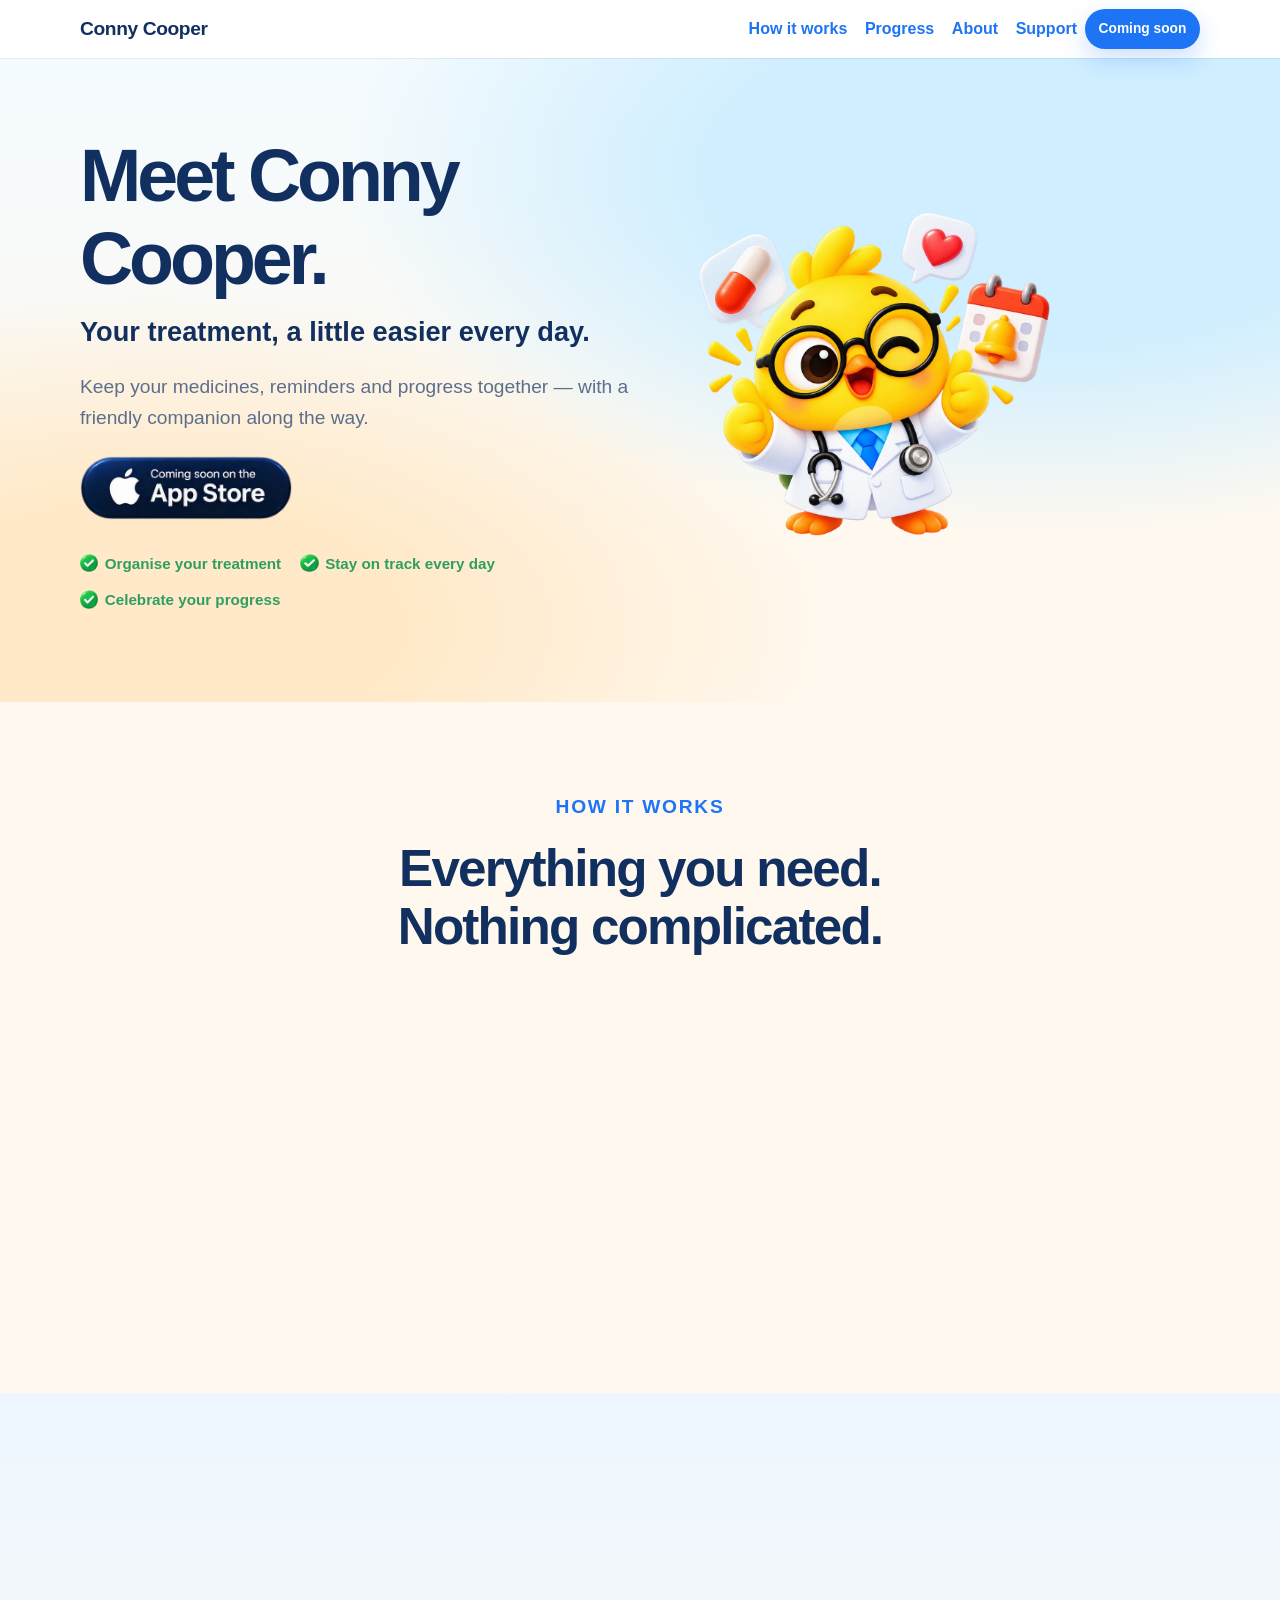
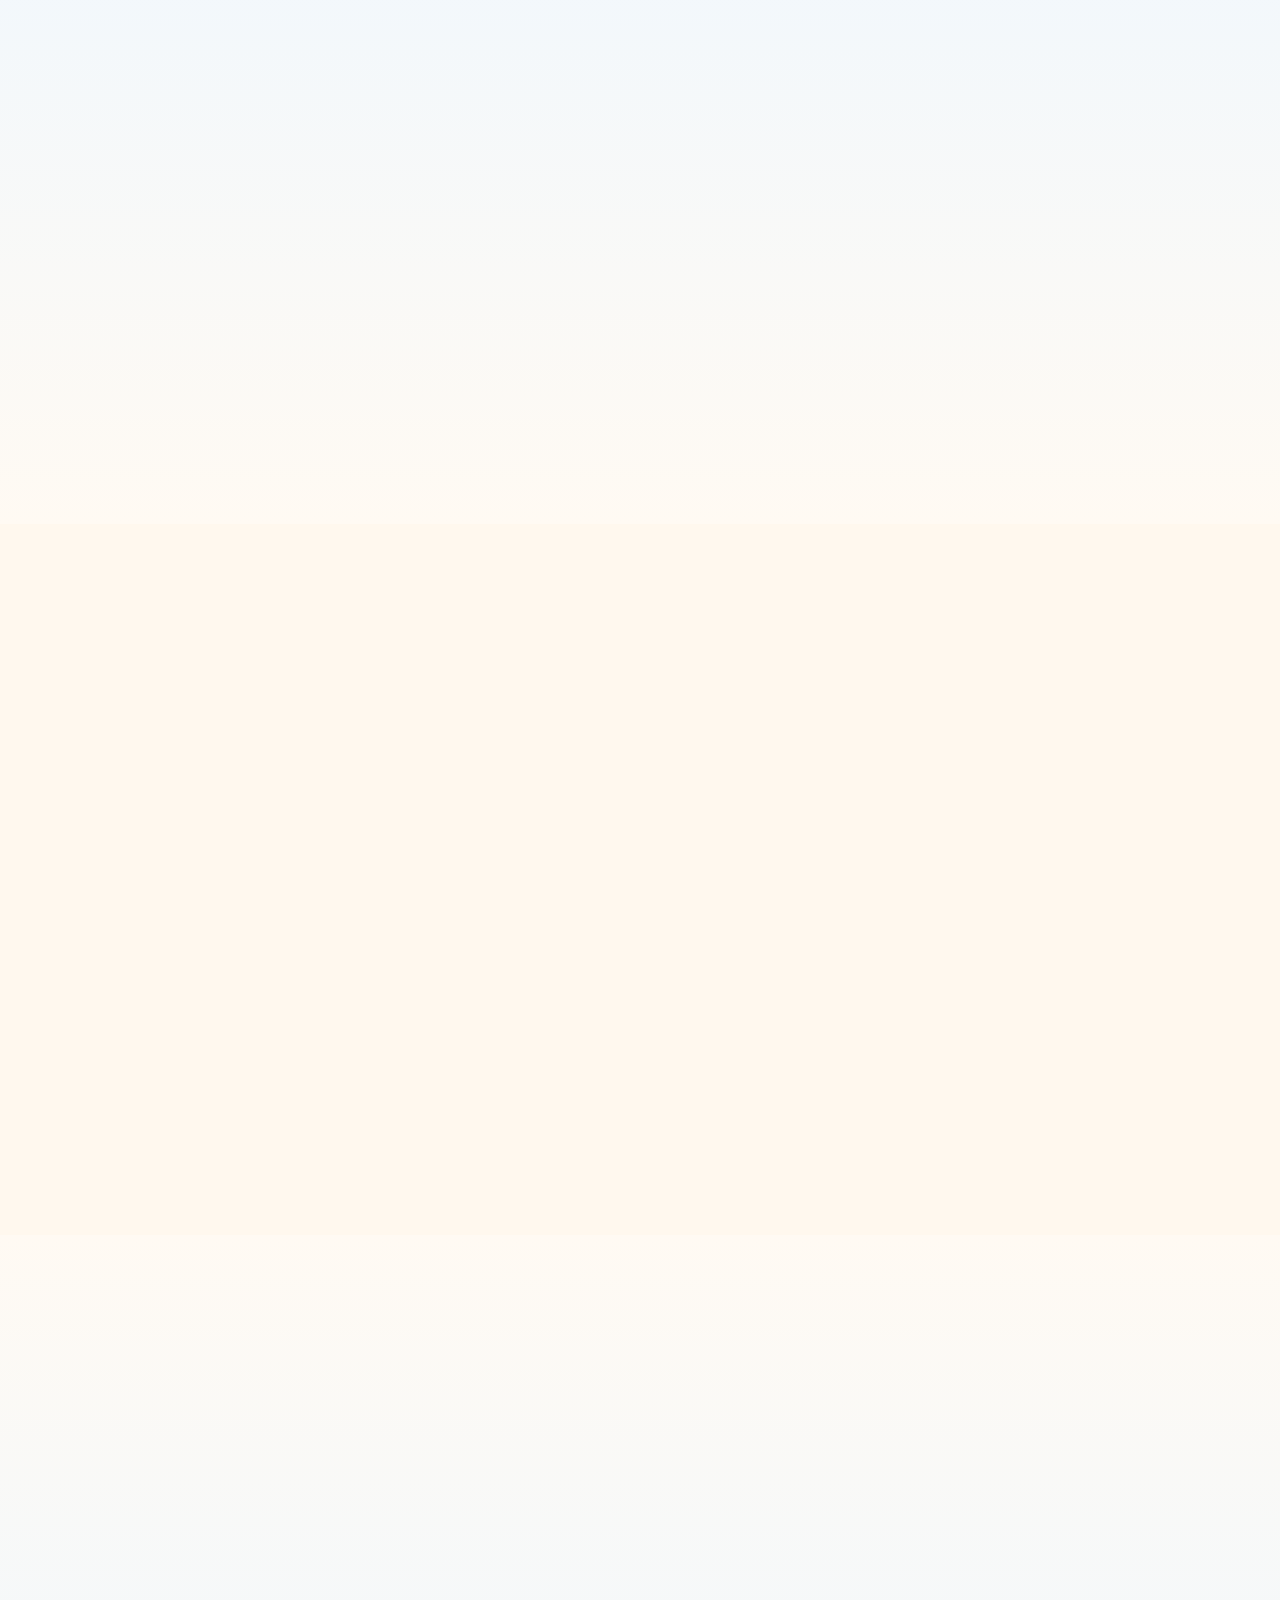
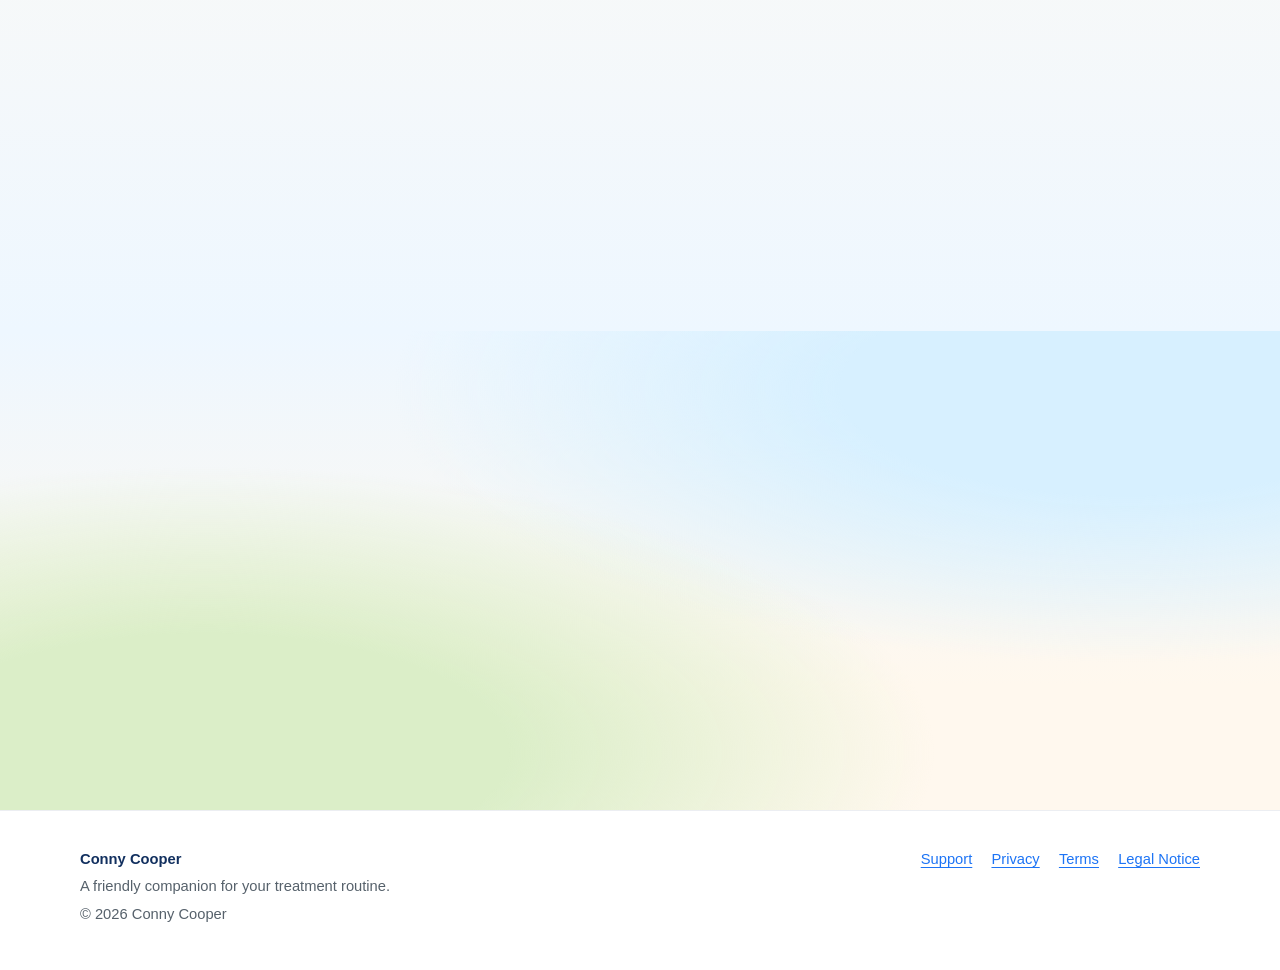
<file: index.html>
<!DOCTYPE html>
<html lang="en">
<head>
  <meta charset="UTF-8">
  <meta name="viewport" content="width=device-width, initial-scale=1.0">
  <title>Conny Cooper — A friendly treatment companion</title>
  <meta
    name="description"
    content="Conny Cooper is a friendly companion for organising medications, schedules, reminders and treatment information."
  >
  <link rel="canonical" href="https://connycooper.com/">
  <meta property="og:type" content="website">
  <meta property="og:site_name" content="Conny Cooper">
  <meta property="og:title" content="Conny Cooper — A friendly treatment companion">
  <meta
    property="og:description"
    content="A friendly companion for keeping your treatment organised."
  >
  <meta property="og:url" content="https://connycooper.com/">
  <meta property="og:image" content="https://connycooper.com/assets/branding/og-cover.png">
  <meta property="og:image:width" content="1200">
  <meta property="og:image:height" content="630">
  <meta
    property="og:image:alt"
    content="Dr. Cooper, a yellow chick in a white coat and glasses, beside the text Meet Conny Cooper."
  >
  <meta name="twitter:card" content="summary_large_image">
  <meta name="twitter:image" content="https://connycooper.com/assets/branding/og-cover.png">
  <link rel="icon" href="/favicon.ico" sizes="48x48">
  <link rel="icon" type="image/png" sizes="32x32" href="/assets/branding/favicon-32.png">
  <link rel="apple-touch-icon" href="/apple-touch-icon.png">
  <link rel="stylesheet" href="/assets/css/styles.css">
  <link rel="stylesheet" href="/assets/css/product.css">
  <link rel="stylesheet" href="/assets/css/home.css">
  <script>document.documentElement.classList.add("js");</script>
  <script src="/assets/js/motion.js" defer></script>
</head>

<body class="home product">
  <a class="skip-link" href="#main-content">Skip to main content</a>

  <header class="product-header">
    <div class="container product-header__bar">
      <a class="brand" href="/" aria-current="page">Conny Cooper</a>

      <nav class="product-nav product-nav--desktop" aria-label="Primary navigation">
        <ul class="product-nav__links">
          <li><a href="#how-it-works">How it works</a></li>
          <li><a href="#progress">Progress</a></li>
          <li><a href="#about">About</a></li>
          <li><a href="/support/">Support</a></li>
        </ul>
      </nav>

      <details class="product-menu">
        <summary aria-label="Open menu">Menu</summary>
        <nav aria-label="Primary navigation">
          <ul class="product-nav__links">
            <li><a href="#how-it-works">How it works</a></li>
            <li><a href="#progress">Progress</a></li>
            <li><a href="#about">About</a></li>
            <li><a href="/support/">Support</a></li>
          </ul>
        </nav>
      </details>

      <span class="cta cta--header" aria-label="Coming soon to the App Store">Coming soon</span>
    </div>
  </header>

  <main id="main-content" tabindex="-1">
    <section class="home-hero" id="about" aria-labelledby="hero-title">
      <div class="container home-hero__grid">
        <div class="home-hero__copy">
          <h1 id="hero-title" data-reveal>Meet Conny Cooper.</h1>
          <p class="home-hero__sub" data-reveal data-reveal-delay="120">Your treatment, a little easier every day.</p>
          <p class="home-hero__lead" data-reveal data-reveal-delay="220">
            Keep your medicines, reminders and progress together —
            with a friendly companion along the way.
          </p>
          <p class="store-badge" role="status" data-reveal data-reveal-delay="320">
            <picture>
              <source type="image/webp" srcset="/assets/ui/coming-soon-app-store.webp">
              <img
                src="/assets/ui/coming-soon-app-store.png"
                width="480"
                height="146"
                alt="Coming soon on the App Store"
              >
            </picture>
          </p>
          <ul class="home-hero__points" data-reveal data-reveal-delay="420">
            <li>
              <img src="/assets/icons/icon-check.webp" width="183" height="184" alt="" aria-hidden="true">
              Organise your treatment
            </li>
            <li>
              <img src="/assets/icons/icon-check.webp" width="183" height="184" alt="" aria-hidden="true">
              Stay on track every day
            </li>
            <li>
              <img src="/assets/icons/icon-check.webp" width="183" height="184" alt="" aria-hidden="true">
              Celebrate your progress
            </li>
          </ul>
        </div>

        <div class="home-hero__art" data-reveal="image" data-reveal-delay="160">
          <picture>
            <source type="image/webp" srcset="/assets/character/cooper_hero_wave.webp">
            <img
              src="/assets/character/cooper_hero_wave.png"
              width="960"
              height="884"
              alt="Dr. Cooper, a yellow chick in a white coat, glasses and stethoscope, waving beside reminder icons."
              fetchpriority="high"
            >
          </picture>
        </div>
      </div>
    </section>

    <section class="home-section home-how" id="how-it-works" aria-labelledby="how-title">
      <span id="how-it-helps" tabindex="-1"></span>
      <div class="container">
        <header class="home-section__intro home-section__intro--center" data-reveal>
          <p class="eyebrow">How it works</p>
          <h2 id="how-title">Everything you need. Nothing complicated.</h2>
        </header>

        <ol class="home-steps">
          <li class="home-step" data-reveal data-reveal-delay="0">
            <div class="home-step__art">
              <picture>
                <source type="image/webp" srcset="/assets/character/cooper_step_add.webp">
                <img
                  src="/assets/character/cooper_step_add.png"
                  width="443"
                  height="334"
                  alt=""
                  aria-hidden="true"
                >
              </picture>
            </div>
            <p class="home-step__number">1</p>
            <h3>Add your treatment</h3>
            <p>Take a photo, import a prescription or add your medicine manually.</p>
          </li>
          <li class="home-step" data-reveal data-reveal-delay="140">
            <div class="home-step__art">
              <picture>
                <source type="image/webp" srcset="/assets/character/cooper_step_track.webp">
                <img
                  src="/assets/character/cooper_step_track.png"
                  width="442"
                  height="334"
                  alt=""
                  aria-hidden="true"
                >
              </picture>
            </div>
            <p class="home-step__number">2</p>
            <h3>Stay on track</h3>
            <p>See what you need to take and receive reminders when you need them.</p>
          </li>
          <li class="home-step" data-reveal data-reveal-delay="280">
            <div class="home-step__art">
              <picture>
                <source type="image/webp" srcset="/assets/character/cooper_step_grow.webp">
                <img
                  src="/assets/character/cooper_step_grow.png"
                  width="466"
                  height="348"
                  alt=""
                  aria-hidden="true"
                >
              </picture>
            </div>
            <p class="home-step__number">3</p>
            <h3>Watch your progress grow</h3>
            <p>Follow your routine, build consistency and celebrate meaningful milestones.</p>
          </li>
        </ol>
      </div>
    </section>

    <section class="home-section home-app" aria-labelledby="app-title">
      <div class="container home-app__grid">
        <header class="home-section__intro" data-reveal="left">
          <p class="eyebrow">Your treatment</p>
          <h2 id="app-title">Your treatment. Your progress.</h2>
          <p>
            See today’s doses, your next reminder and how your routine is growing —
            in the real Conny Cooper app.
          </p>
        </header>

        <div class="phone-stage">
          <figure class="phone-frame phone-frame--primary" data-reveal="right">
            <picture>
              <source type="image/webp" srcset="/assets/screenshots/conny-cooper-home.webp">
              <img
                src="/assets/screenshots/conny-cooper-home.png"
                width="473"
                height="1024"
                alt="Conny Cooper Home screen with today’s treatment progress, next scheduled dose and Dr. Cooper."
              >
            </picture>
            <figcaption>Home</figcaption>
          </figure>
          <figure class="phone-frame phone-frame--secondary" data-reveal="right" data-reveal-delay="180">
            <picture>
              <source type="image/webp" srcset="/assets/screenshots/conny-cooper-progress.webp">
              <img
                src="/assets/screenshots/conny-cooper-progress.png"
                width="473"
                height="1024"
                alt="Conny Cooper Progress screen with XP, weekly activity, badges and a journey timeline."
              >
            </picture>
            <figcaption>Progress</figcaption>
          </figure>
        </div>
      </div>
    </section>

    <section class="home-section home-progress" id="progress" aria-labelledby="progress-title">
      <div class="container">
        <header class="home-section__intro home-section__intro--center" data-reveal>
          <p class="eyebrow">Progress &amp; achievements</p>
          <h2 id="progress-title">Small steps deserve to be celebrated.</h2>
          <p>
            From your first dose to treatment completion, Conny Cooper
            celebrates your progress with badges and milestones.
          </p>
        </header>

        <ul class="badge-grid">
          <li data-reveal data-reveal-delay="0">
            <figure>
              <picture>
                <source type="image/webp" srcset="/assets/badges/achievement_first_dose.webp">
                <img
                  src="/assets/badges/achievement_first_dose.png"
                  width="414"
                  height="523"
                  alt="First Step badge: Dr. Cooper celebrating a first medicine."
                  loading="lazy"
                  decoding="async"
                >
              </picture>
              <figcaption>First Step</figcaption>
            </figure>
          </li>
          <li data-reveal data-reveal-delay="140">
            <figure>
              <picture>
                <source type="image/webp" srcset="/assets/badges/achievement_first_day.webp">
                <img
                  src="/assets/badges/achievement_first_day.png"
                  width="381"
                  height="434"
                  alt="Day One Done badge: Dr. Cooper completing the first day."
                  loading="lazy"
                  decoding="async"
                >
              </picture>
              <figcaption>Day One Done</figcaption>
            </figure>
          </li>
          <li data-reveal data-reveal-delay="260">
            <figure>
              <picture>
                <source type="image/webp" srcset="/assets/badges/achievement_streak_14.webp">
                <img
                  src="/assets/badges/achievement_streak_14.png"
                  width="800"
                  height="800"
                  alt="14 Days badge: Dr. Cooper celebrating a two-week streak."
                  loading="lazy"
                  decoding="async"
                >
              </picture>
              <figcaption>14 Days</figcaption>
            </figure>
          </li>
          <li data-reveal data-reveal-delay="380">
            <figure>
              <picture>
                <source type="image/webp" srcset="/assets/badges/achievement_first_treatment_complete.webp">
                <img
                  src="/assets/badges/achievement_first_treatment_complete.png"
                  width="394"
                  height="527"
                  alt="Treatment Complete badge: Dr. Cooper celebrating a completed treatment."
                  loading="lazy"
                  decoding="async"
                >
              </picture>
              <figcaption>Treatment Complete</figcaption>
            </figure>
          </li>
        </ul>
      </div>
    </section>

    <section class="home-section home-trust" aria-labelledby="trust-title">
      <div class="container">
        <header class="home-section__intro home-section__intro--center" data-reveal>
          <p class="eyebrow">Trust &amp; safety</p>
          <h2 id="trust-title">
            Designed to support your routine — not replace your doctor.
          </h2>
        </header>

        <ul class="trust-grid">
          <li data-reveal data-reveal-delay="0">
            <img src="/assets/icons/icon-shield.webp" width="156" height="155" alt="" aria-hidden="true">
            <h3>Helps you organise your treatment</h3>
            <p>
              Keep your medicines, reminders and progress in one place.
            </p>
          </li>
          <li data-reveal data-reveal-delay="140">
            <img src="/assets/icons/icon-lock.webp" width="156" height="155" alt="" aria-hidden="true">
            <h3>Private by design</h3>
            <p>
              The current release does not include advertising, cross-app
              tracking or analytics SDKs. See the
              <a href="/privacy/">Privacy Policy</a> for how information is handled.
            </p>
          </li>
          <li data-reveal data-reveal-delay="280">
            <img src="/assets/icons/icon-heart.webp" width="156" height="157" alt="" aria-hidden="true">
            <h3>Not medical advice</h3>
            <p>
              Conny Cooper does not replace your doctor, pharmacist or
              professional medical advice.
            </p>
          </li>
        </ul>
      </div>
    </section>

    <section class="home-section home-final" aria-labelledby="final-title">
      <div class="container home-final__grid">
        <div class="home-final__art" data-reveal="image">
          <picture>
            <source type="image/webp" srcset="/assets/character/cooper_explorer.webp">
            <img
              src="/assets/character/cooper_explorer.png"
              width="931"
              height="883"
              alt="Dr. Cooper waving while walking with a backpack and a red flag."
              loading="lazy"
              decoding="async"
            >
          </picture>
        </div>
        <div class="home-final__copy" data-reveal="left" data-reveal-delay="140">
          <h2 id="final-title">Your next step starts here.</h2>
          <p>Make treatment feel a little easier.</p>
          <p class="store-badge" role="status">
            <picture>
              <source type="image/webp" srcset="/assets/ui/coming-soon-app-store.webp">
              <img
                src="/assets/ui/coming-soon-app-store.png"
                width="480"
                height="146"
                alt="Coming soon on the App Store"
              >
            </picture>
          </p>
        </div>
      </div>
    </section>
  </main>

  <footer class="site-footer product-footer">
    <div class="container footer-content">
      <div class="footer-meta">
        <div class="footer-brand">Conny Cooper</div>
        <p>A friendly companion for your treatment routine.</p>
        <p>© 2026 Conny Cooper</p>
      </div>
      <ul class="footer-links">
        <li><a href="/support/">Support</a></li>
        <li><a href="/privacy/">Privacy</a></li>
        <li><a href="/terms/">Terms</a></li>
        <li><a href="/legal/">Legal Notice</a></li>
      </ul>
    </div>
  </footer>
</body>
</html>
</file>
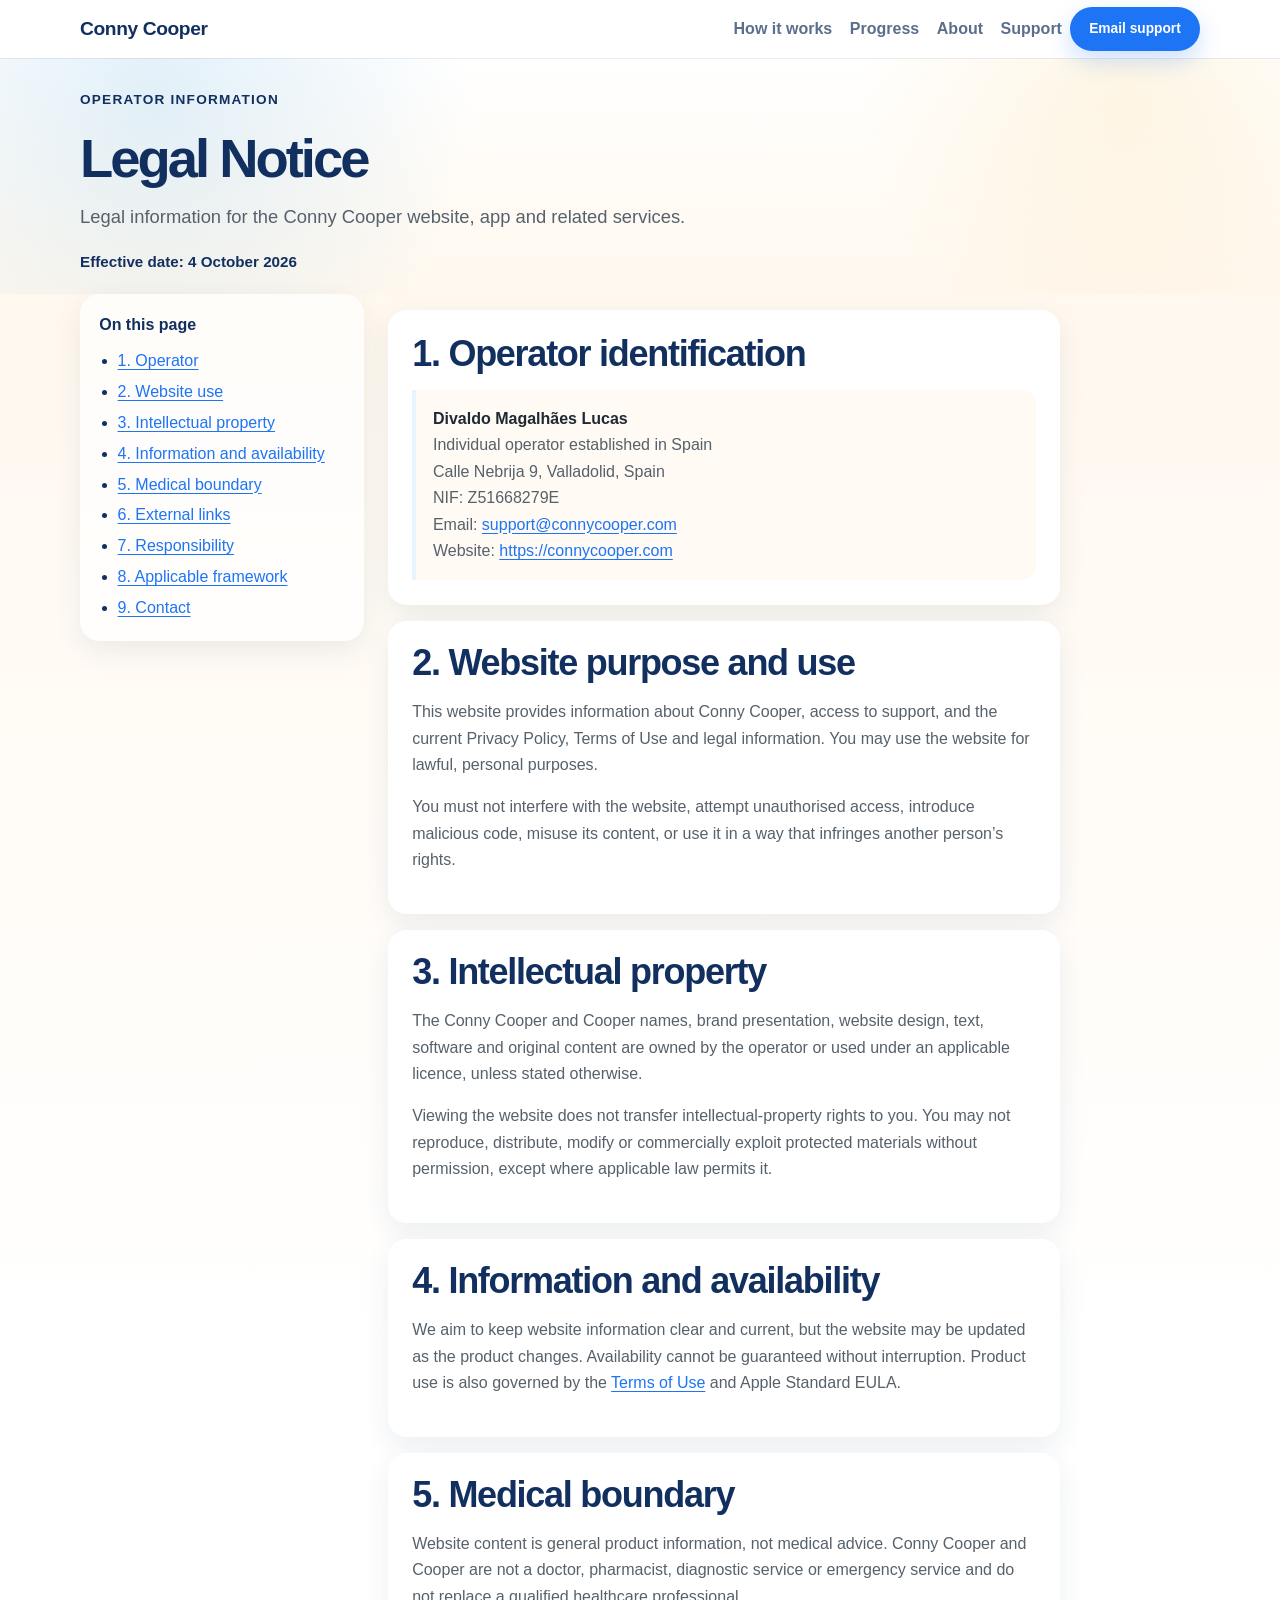
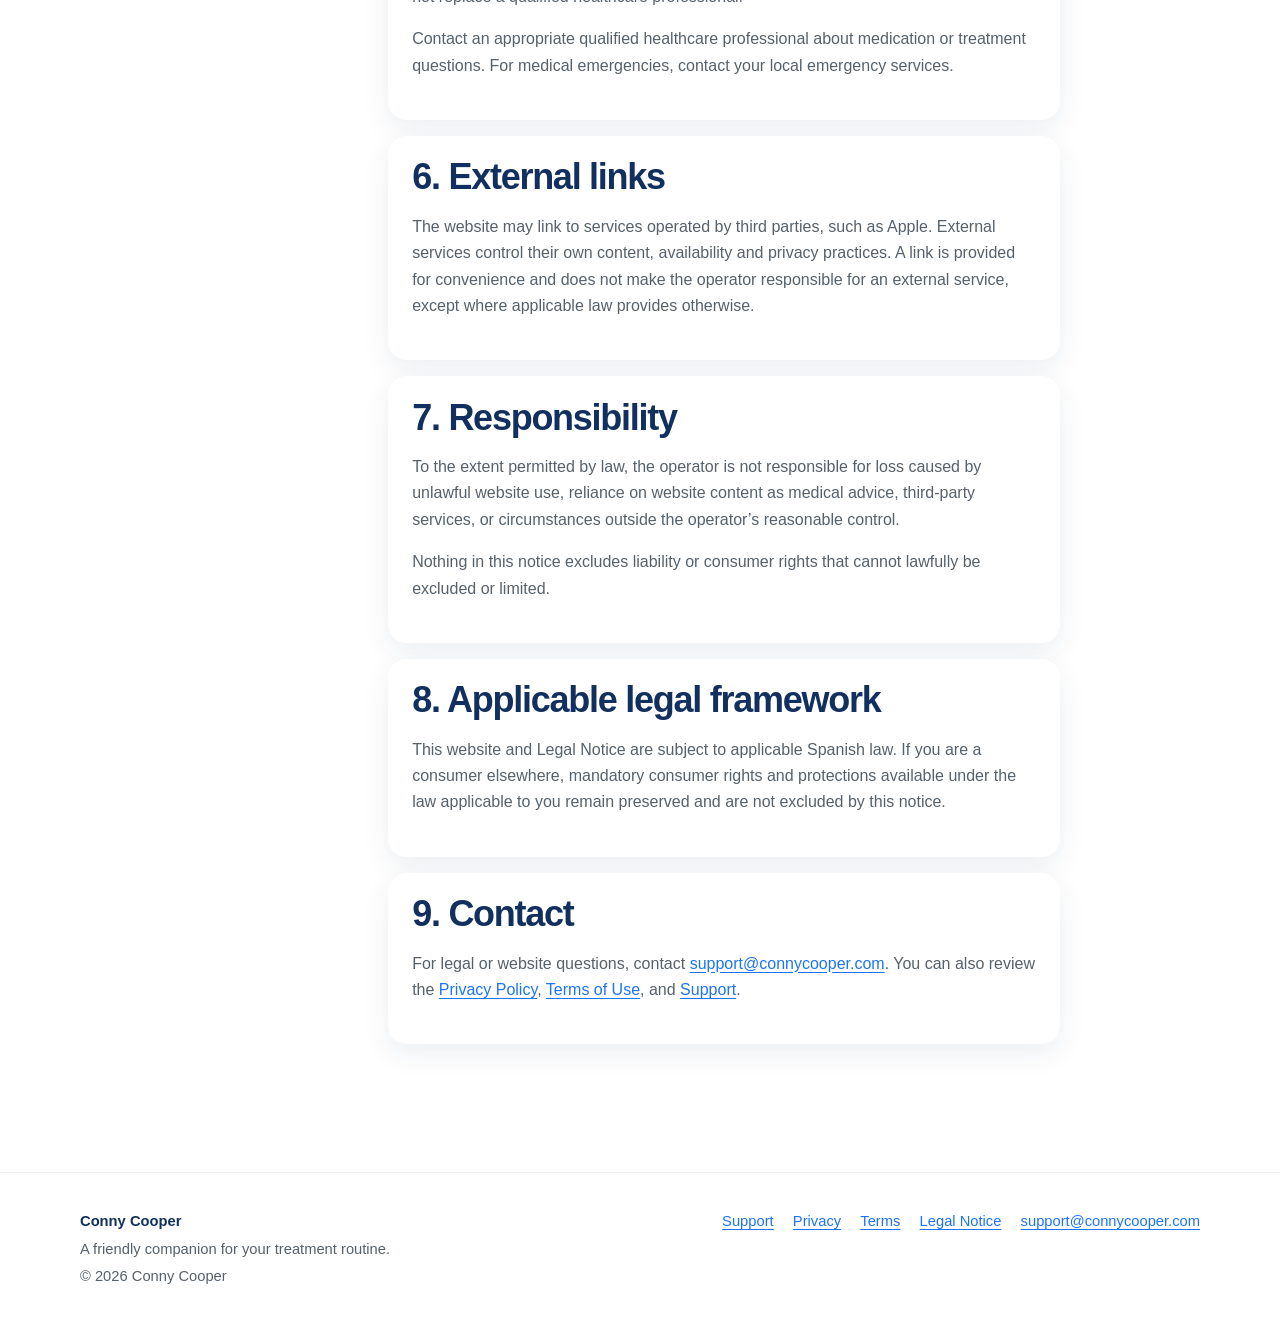
<file: legal/index.html>
<!DOCTYPE html>
<html lang="en">
<head>
  <meta charset="UTF-8">
  <meta name="viewport" content="width=device-width, initial-scale=1.0">
  <title>Legal Notice — Conny Cooper</title>
  <meta
    name="description"
    content="Legal and operator information for the Conny Cooper website and service."
  >
  <link rel="canonical" href="https://connycooper.com/legal/">
  <meta property="og:type" content="website">
  <meta property="og:site_name" content="Conny Cooper">
  <meta property="og:title" content="Legal Notice — Conny Cooper">
  <meta
    property="og:description"
    content="Legal and operator information for Conny Cooper."
  >
  <meta property="og:url" content="https://connycooper.com/legal/">
  <meta property="og:image" content="https://connycooper.com/assets/branding/og-cover.png">
  <meta property="og:image:width" content="1200">
  <meta property="og:image:height" content="630">
  <meta
    property="og:image:alt"
    content="Dr. Cooper, a yellow chick in a white coat and glasses, beside the text Meet Conny Cooper."
  >
  <meta name="twitter:card" content="summary_large_image">
  <meta name="twitter:image" content="https://connycooper.com/assets/branding/og-cover.png">
  <link rel="icon" href="/favicon.ico" sizes="48x48">
  <link rel="icon" type="image/png" sizes="32x32" href="/assets/branding/favicon-32.png">
  <link rel="apple-touch-icon" href="/apple-touch-icon.png">
  <link rel="stylesheet" href="/assets/css/styles.css">
  <link rel="stylesheet" href="/assets/css/product.css">
</head>

<body class="product">
  <a class="skip-link" href="#main-content">Skip to main content</a>

  <header class="product-header">
    <div class="container product-header__bar">
      <a class="brand" href="/">Conny Cooper</a>

      <nav class="product-nav product-nav--desktop" aria-label="Primary navigation">
        <ul class="product-nav__links">
          <li><a href="/#how-it-works">How it works</a></li>
          <li><a href="/#progress">Progress</a></li>
          <li><a href="/#about">About</a></li>
          <li><a href="/support/">Support</a></li>
        </ul>
      </nav>

      <details class="product-menu">
        <summary aria-label="Open menu">Menu</summary>
        <nav aria-label="Primary navigation">
          <ul class="product-nav__links">
            <li><a href="/#how-it-works">How it works</a></li>
            <li><a href="/#progress">Progress</a></li>
            <li><a href="/#about">About</a></li>
            <li><a href="/support/">Support</a></li>
          </ul>
        </nav>
      </details>

      <a class="cta cta--header" href="mailto:support@connycooper.com">Email support</a>
    </div>
  </header>

  <main id="main-content" tabindex="-1">
    <header class="page-hero">
      <div class="container page-hero-copy">
        <span class="eyebrow">Operator information</span>
        <h1>Legal Notice</h1>
        <p>
          Legal information for the Conny Cooper website, app and related
          services.
        </p>
        <p class="document-meta">Effective date: 4 October 2026</p>
      </div>
    </header>

    <div class="document">
      <div class="container document-layout">
        <nav class="document-nav" aria-label="Legal Notice sections">
          <strong>On this page</strong>
          <ul>
            <li><a href="#operator">1. Operator</a></li>
            <li><a href="#website">2. Website use</a></li>
            <li><a href="#ownership">3. Intellectual property</a></li>
            <li><a href="#information">4. Information and availability</a></li>
            <li><a href="#medical">5. Medical boundary</a></li>
            <li><a href="#links">6. External links</a></li>
            <li><a href="#liability">7. Responsibility</a></li>
            <li><a href="#law">8. Applicable framework</a></li>
            <li><a href="#contact">9. Contact</a></li>
          </ul>
        </nav>

        <article class="document-content">
          <section id="operator">
            <h2>1. Operator identification</h2>
            <address>
              <strong>Divaldo Magalhães Lucas</strong><br>
              Individual operator established in Spain<br>
              Calle Nebrija 9, Valladolid, Spain<br>
              NIF: Z51668279E<br>
              Email:
              <a href="mailto:support@connycooper.com">support@connycooper.com</a><br>
              Website:
              <a href="https://connycooper.com">https://connycooper.com</a>
            </address>
          </section>

          <section id="website">
            <h2>2. Website purpose and use</h2>
            <p>
              This website provides information about Conny Cooper, access to
              support, and the current Privacy Policy, Terms of Use and legal
              information. You may use the website for lawful, personal
              purposes.
            </p>
            <p>
              You must not interfere with the website, attempt unauthorised
              access, introduce malicious code, misuse its content, or use it
              in a way that infringes another person’s rights.
            </p>
          </section>

          <section id="ownership">
            <h2>3. Intellectual property</h2>
            <p>
              The Conny Cooper and Cooper names, brand presentation, website
              design, text, software and original content are owned by the
              operator or used under an applicable licence, unless stated
              otherwise.
            </p>
            <p>
              Viewing the website does not transfer intellectual-property
              rights to you. You may not reproduce, distribute, modify or
              commercially exploit protected materials without permission,
              except where applicable law permits it.
            </p>
          </section>

          <section id="information">
            <h2>4. Information and availability</h2>
            <p>
              We aim to keep website information clear and current, but the
              website may be updated as the product changes. Availability
              cannot be guaranteed without interruption. Product use is also
              governed by the <a href="/terms/">Terms of Use</a> and Apple
              Standard EULA.
            </p>
          </section>

          <section id="medical">
            <h2>5. Medical boundary</h2>
            <p>
              Website content is general product information, not medical
              advice. Conny Cooper and Cooper are not a doctor, pharmacist,
              diagnostic service or emergency service and do not replace a
              qualified healthcare professional.
            </p>
            <p>
              Contact an appropriate qualified healthcare professional about
              medication or treatment questions. For medical emergencies,
              contact your local emergency services.
            </p>
          </section>

          <section id="links">
            <h2>6. External links</h2>
            <p>
              The website may link to services operated by third parties, such
              as Apple. External services control their own content,
              availability and privacy practices. A link is provided for
              convenience and does not make the operator responsible for an
              external service, except where applicable law provides
              otherwise.
            </p>
          </section>

          <section id="liability">
            <h2>7. Responsibility</h2>
            <p>
              To the extent permitted by law, the operator is not responsible
              for loss caused by unlawful website use, reliance on website
              content as medical advice, third-party services, or circumstances
              outside the operator’s reasonable control.
            </p>
            <p>
              Nothing in this notice excludes liability or consumer rights
              that cannot lawfully be excluded or limited.
            </p>
          </section>

          <section id="law">
            <h2>8. Applicable legal framework</h2>
            <p>
              This website and Legal Notice are subject to applicable Spanish
              law. If you are a consumer elsewhere, mandatory consumer rights
              and protections available under the law applicable to you remain
              preserved and are not excluded by this notice.
            </p>
          </section>

          <section id="contact">
            <h2>9. Contact</h2>
            <p>
              For legal or website questions, contact
              <a href="mailto:support@connycooper.com">support@connycooper.com</a>.
              You can also review the <a href="/privacy/">Privacy Policy</a>,
              <a href="/terms/">Terms of Use</a>, and
              <a href="/support/">Support</a>.
            </p>
          </section>
        </article>
      </div>
    </div>
  </main>

  <footer class="site-footer product-footer">
    <div class="container footer-content">
      <div class="footer-meta">
        <div class="footer-brand">Conny Cooper</div>
        <p>A friendly companion for your treatment routine.</p>
        <p>© 2026 Conny Cooper</p>
      </div>
      <ul class="footer-links">
        <li><a href="/support/">Support</a></li>
        <li><a href="/privacy/">Privacy</a></li>
        <li><a href="/terms/">Terms</a></li>
        <li><a href="/legal/" aria-current="page">Legal Notice</a></li>
        <li><a href="mailto:support@connycooper.com">support@connycooper.com</a></li>
      </ul>
    </div>
  </footer>
</body>
</html>
</file>
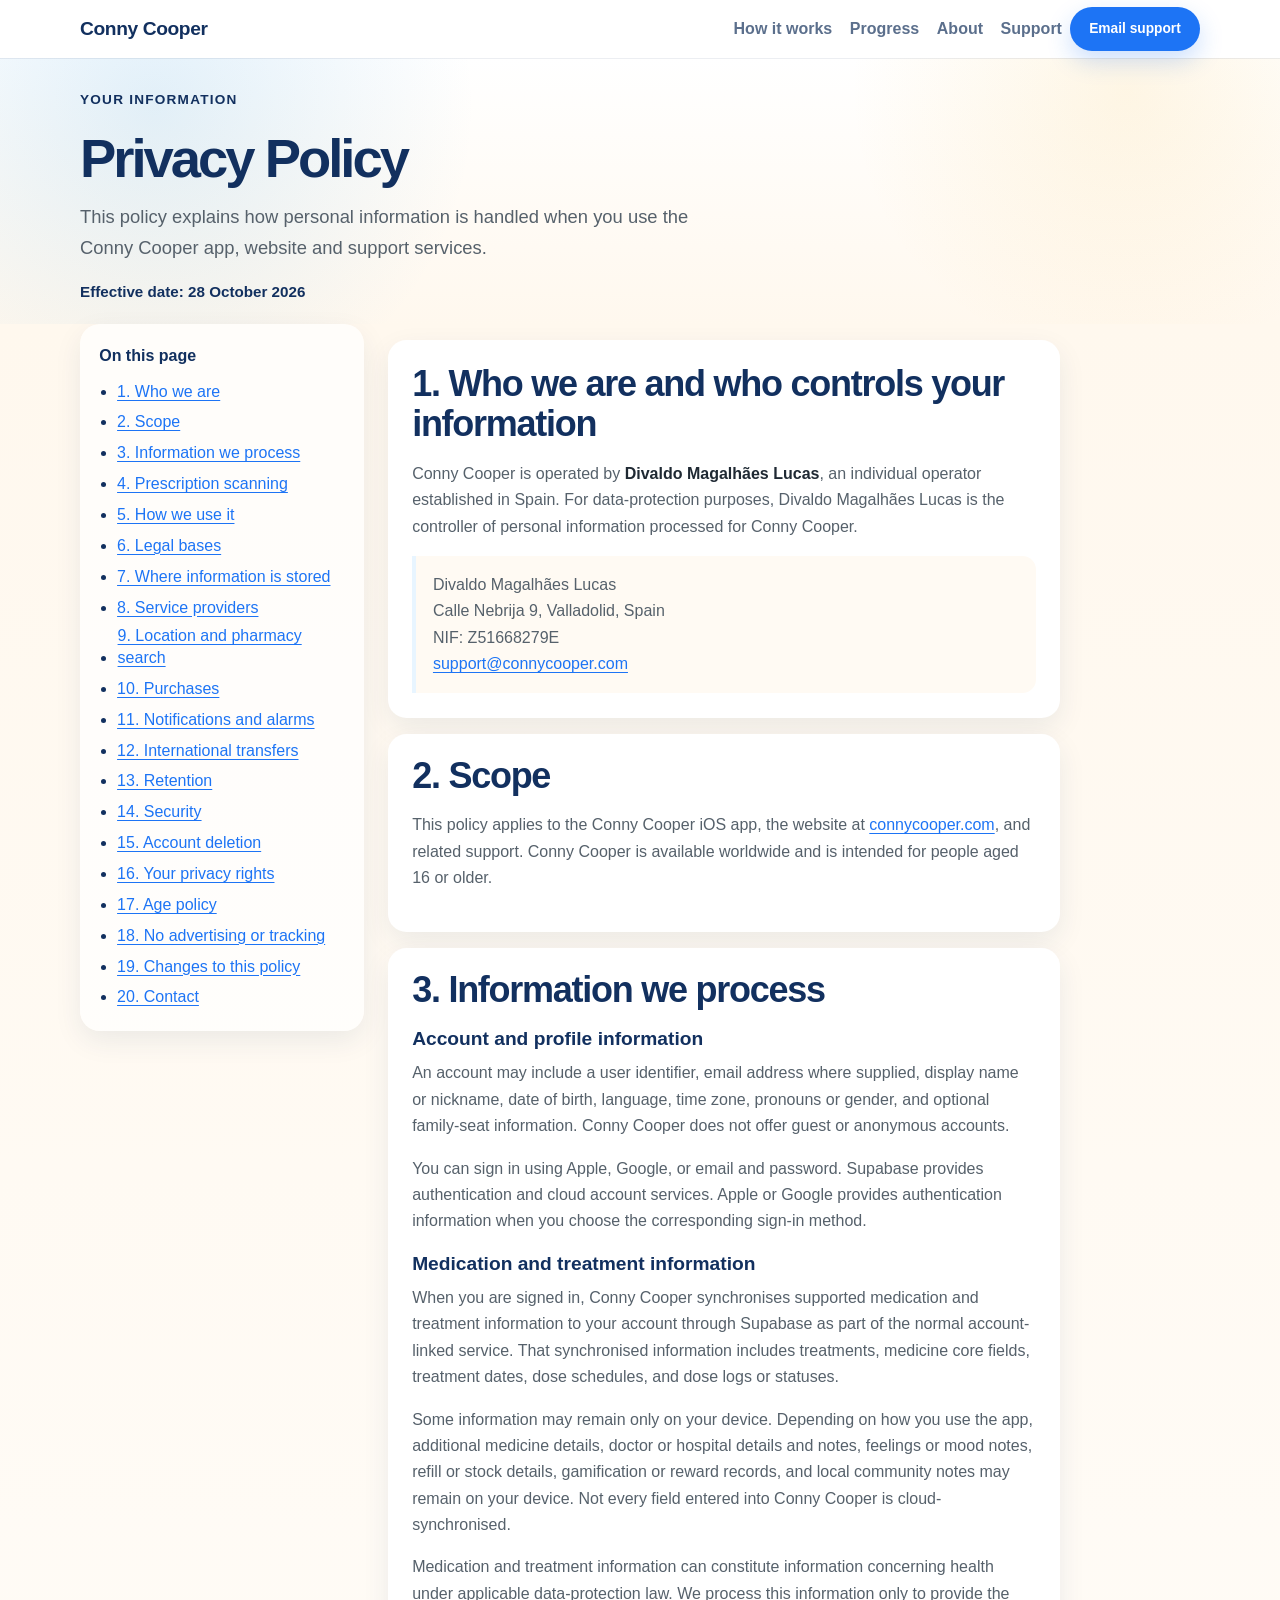
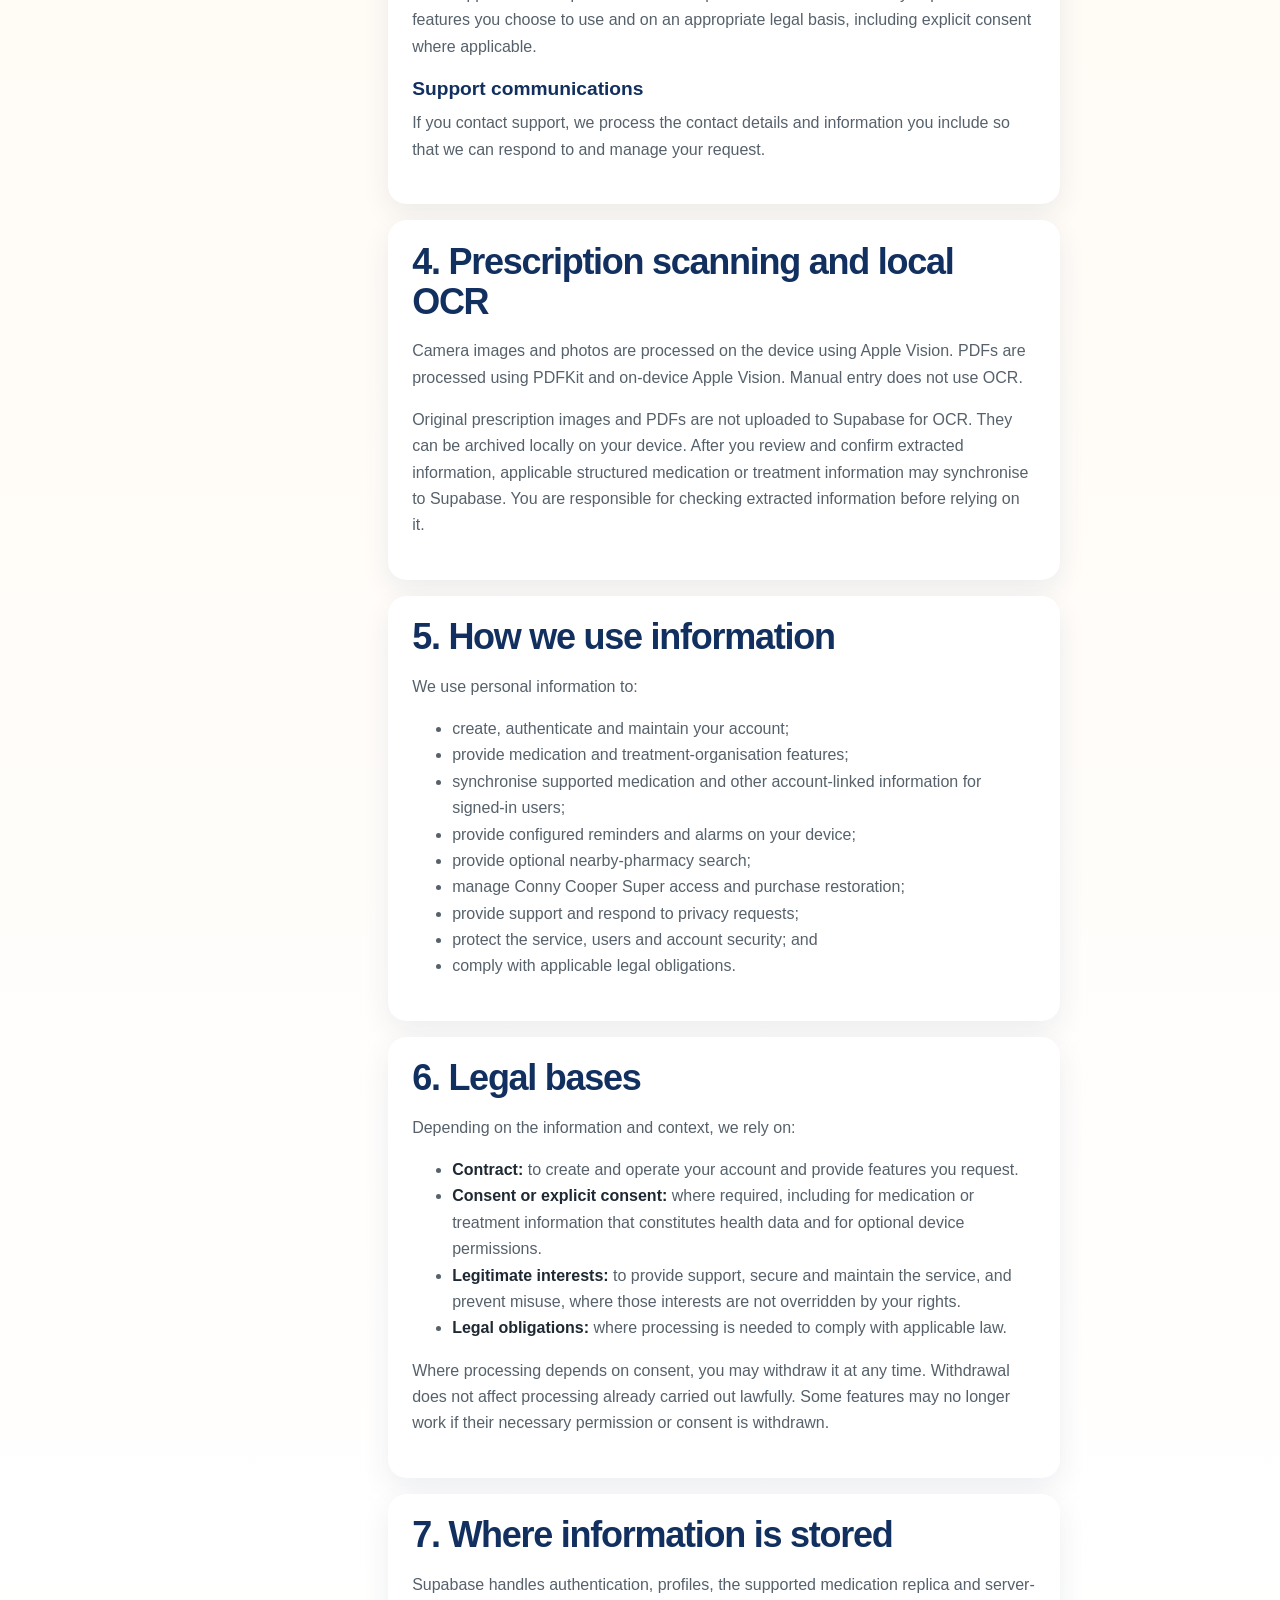
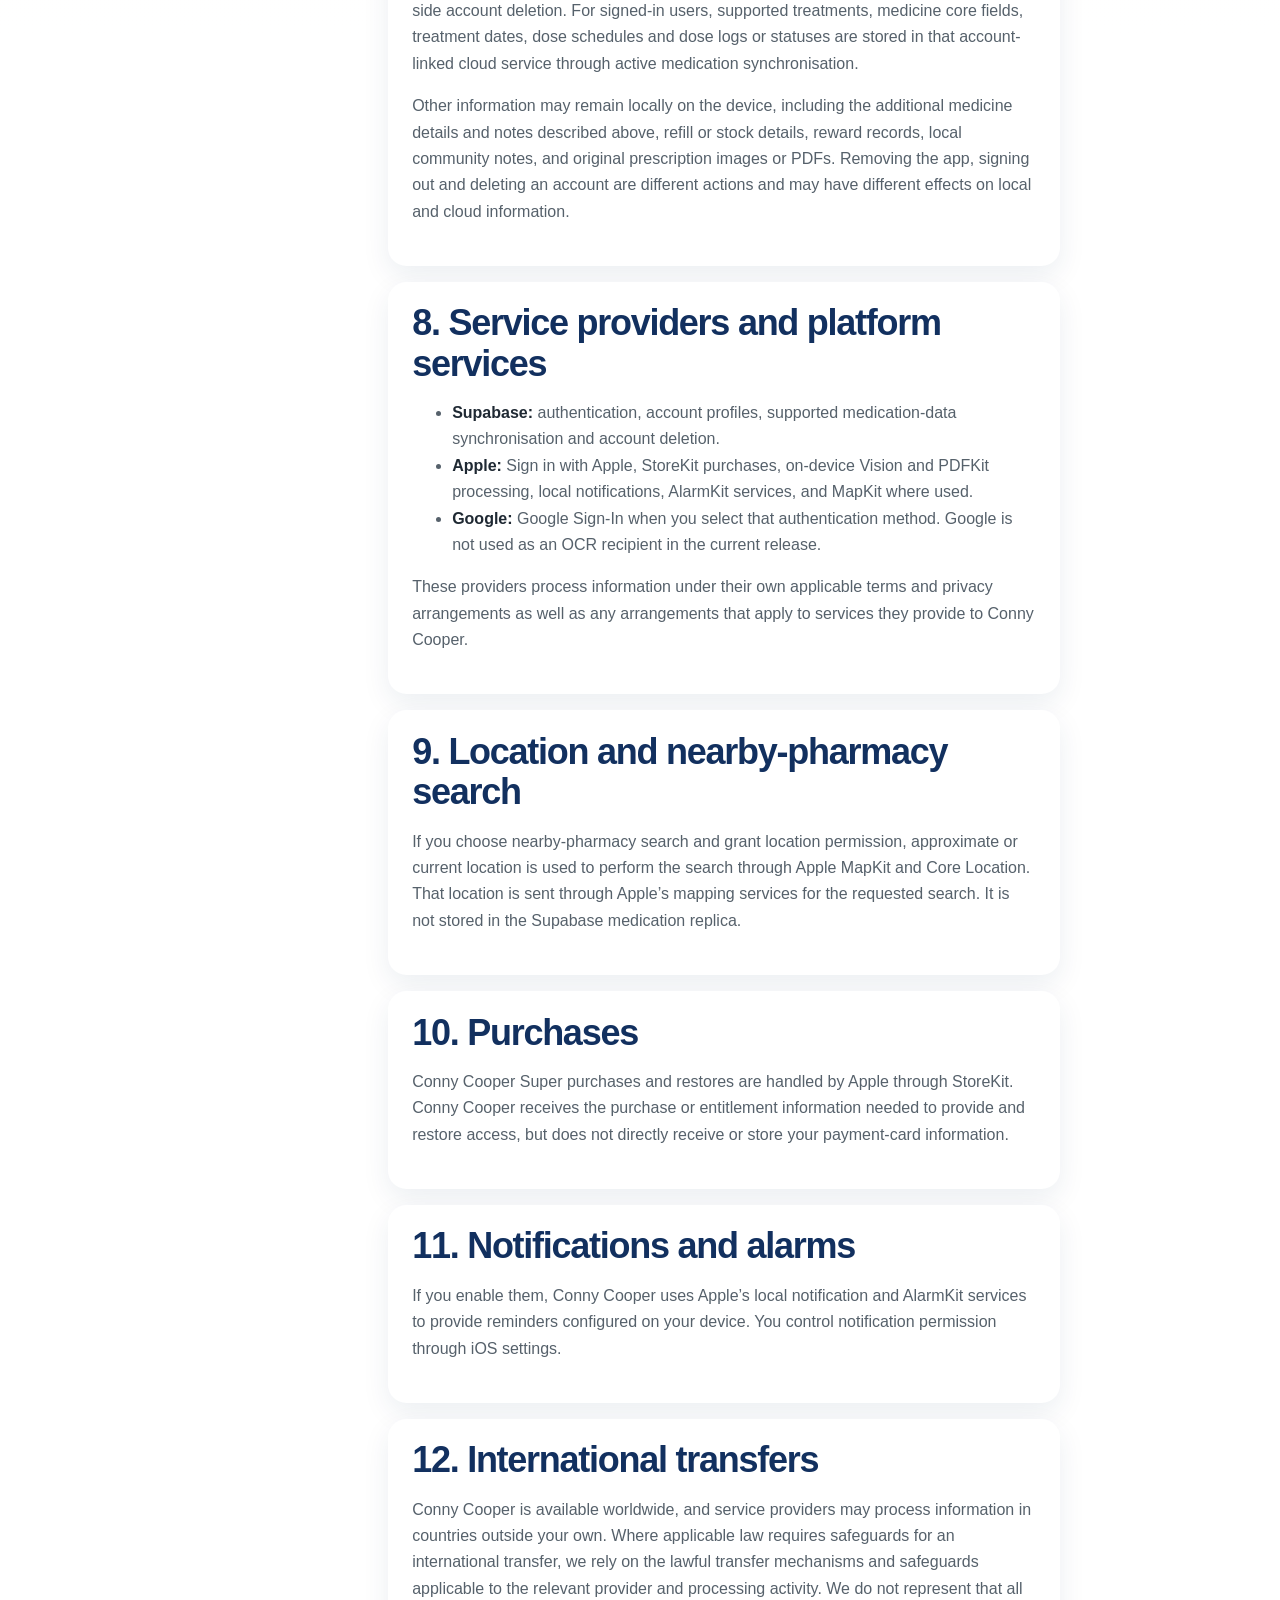
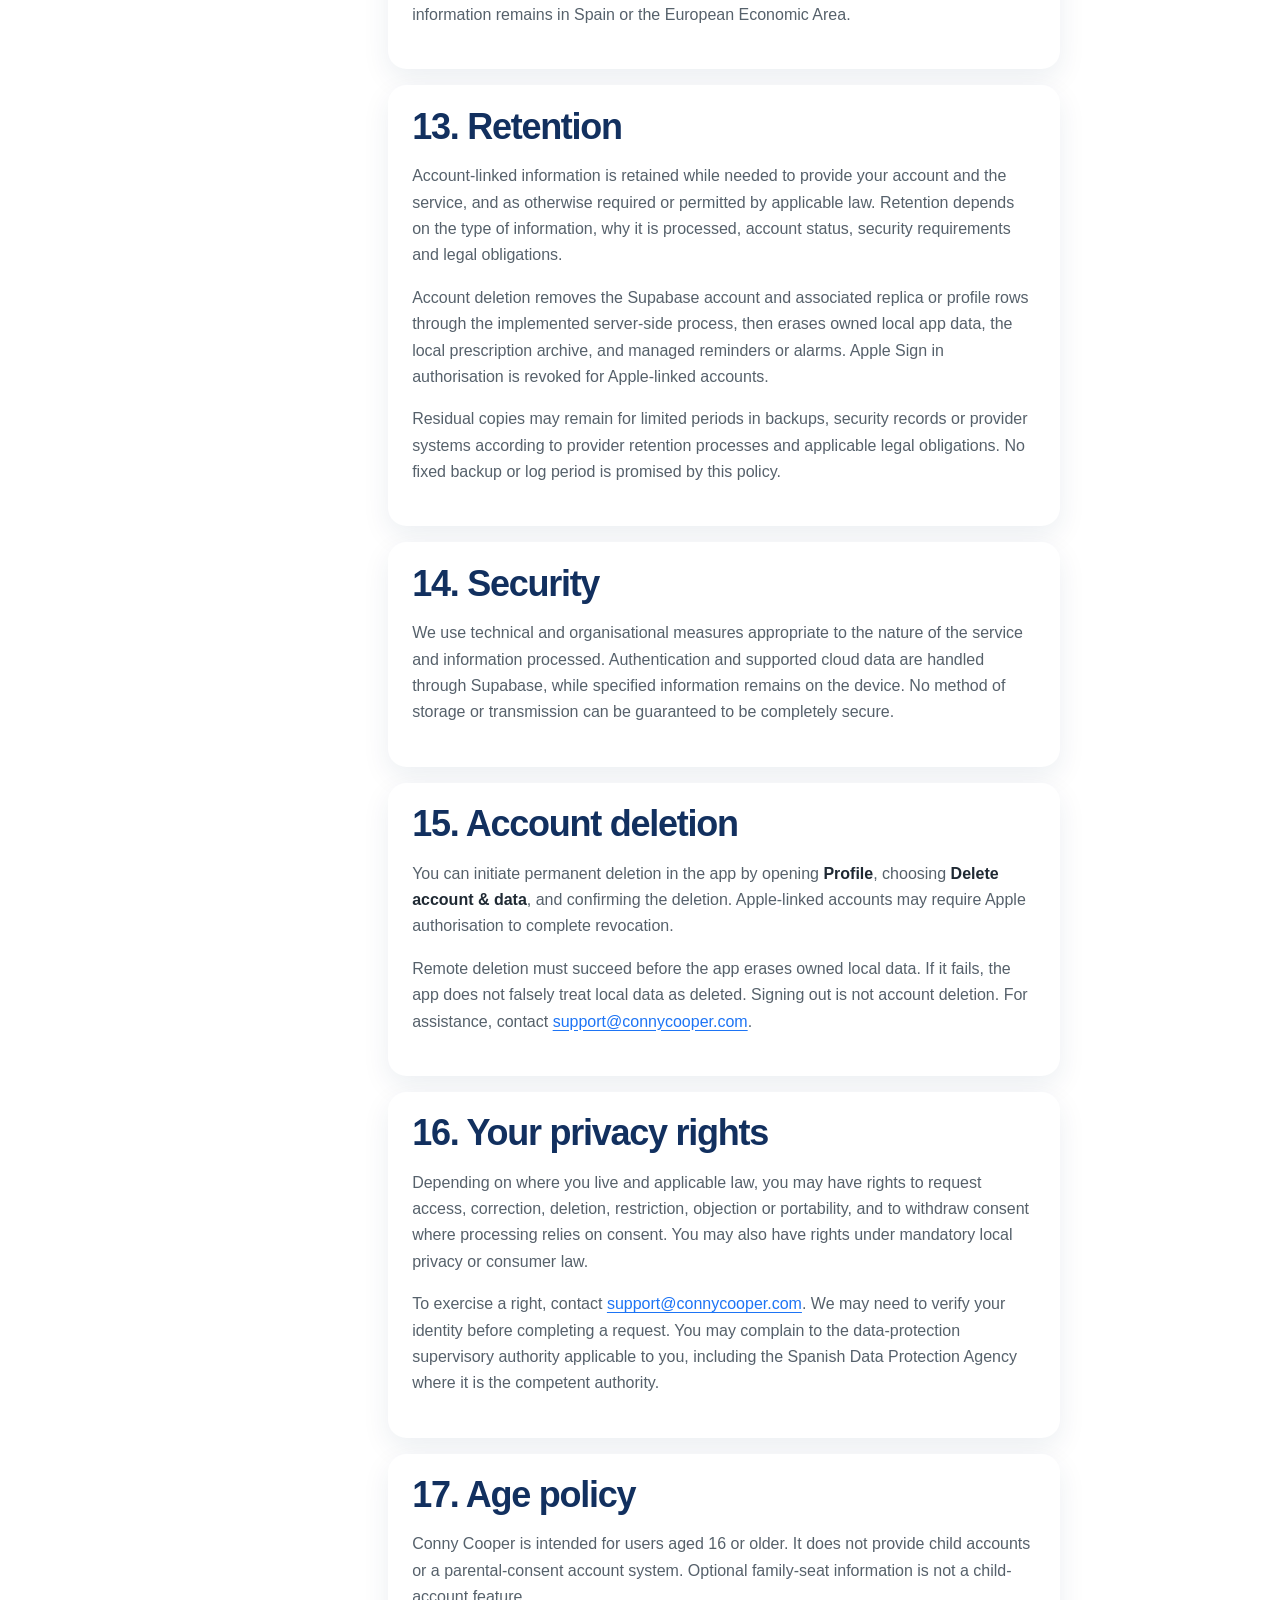
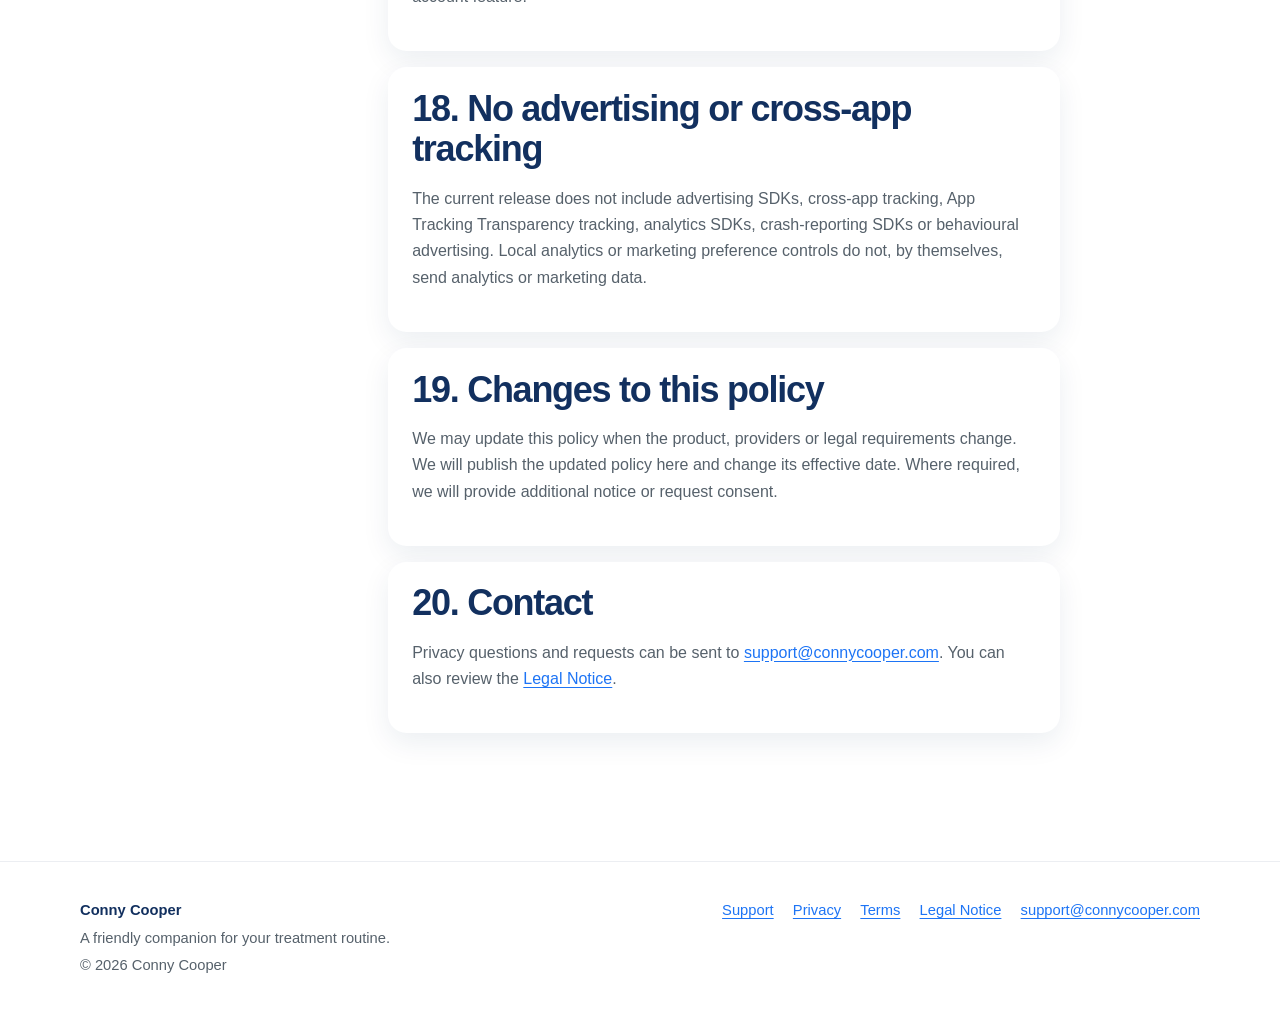
<file: privacy/index.html>
<!DOCTYPE html>
<html lang="en">
<head>
  <meta charset="UTF-8">
  <meta name="viewport" content="width=device-width, initial-scale=1.0">
  <title>Privacy Policy — Conny Cooper</title>
  <meta
    name="description"
    content="Learn how Conny Cooper processes account, medication, treatment, location and purchase information."
  >
  <link rel="canonical" href="https://connycooper.com/privacy/">
  <meta property="og:type" content="website">
  <meta property="og:site_name" content="Conny Cooper">
  <meta property="og:title" content="Privacy Policy — Conny Cooper">
  <meta
    property="og:description"
    content="How Conny Cooper handles personal, medication and treatment information."
  >
  <meta property="og:url" content="https://connycooper.com/privacy/">
  <meta property="og:image" content="https://connycooper.com/assets/branding/og-cover.png">
  <meta property="og:image:width" content="1200">
  <meta property="og:image:height" content="630">
  <meta
    property="og:image:alt"
    content="Dr. Cooper, a yellow chick in a white coat and glasses, beside the text Meet Conny Cooper."
  >
  <meta name="twitter:card" content="summary_large_image">
  <meta name="twitter:image" content="https://connycooper.com/assets/branding/og-cover.png">
  <link rel="icon" href="/favicon.ico" sizes="48x48">
  <link rel="icon" type="image/png" sizes="32x32" href="/assets/branding/favicon-32.png">
  <link rel="apple-touch-icon" href="/apple-touch-icon.png">
  <link rel="stylesheet" href="/assets/css/styles.css">
  <link rel="stylesheet" href="/assets/css/product.css">
</head>

<body class="product">
  <a class="skip-link" href="#main-content">Skip to main content</a>

  <header class="product-header">
    <div class="container product-header__bar">
      <a class="brand" href="/">Conny Cooper</a>

      <nav class="product-nav product-nav--desktop" aria-label="Primary navigation">
        <ul class="product-nav__links">
          <li><a href="/#how-it-works">How it works</a></li>
          <li><a href="/#progress">Progress</a></li>
          <li><a href="/#about">About</a></li>
          <li><a href="/support/">Support</a></li>
        </ul>
      </nav>

      <details class="product-menu">
        <summary aria-label="Open menu">Menu</summary>
        <nav aria-label="Primary navigation">
          <ul class="product-nav__links">
            <li><a href="/#how-it-works">How it works</a></li>
            <li><a href="/#progress">Progress</a></li>
            <li><a href="/#about">About</a></li>
            <li><a href="/support/">Support</a></li>
          </ul>
        </nav>
      </details>

      <a class="cta cta--header" href="mailto:support@connycooper.com">Email support</a>
    </div>
  </header>

  <main id="main-content" tabindex="-1">
    <header class="page-hero">
      <div class="container page-hero-copy">
        <span class="eyebrow">Your information</span>
        <h1>Privacy Policy</h1>
        <p>
          This policy explains how personal information is handled when you use
          the Conny Cooper app, website and support services.
        </p>
        <p class="document-meta">Effective date: 28 October 2026</p>
      </div>
    </header>

    <div class="document">
      <div class="container document-layout">
        <nav class="document-nav" aria-label="Privacy Policy sections">
          <strong>On this page</strong>
          <ul>
            <li><a href="#controller">1. Who we are</a></li>
            <li><a href="#scope">2. Scope</a></li>
            <li><a href="#information">3. Information we process</a></li>
            <li><a href="#ocr">4. Prescription scanning</a></li>
            <li><a href="#use">5. How we use it</a></li>
            <li><a href="#bases">6. Legal bases</a></li>
            <li><a href="#storage">7. Where information is stored</a></li>
            <li><a href="#providers">8. Service providers</a></li>
            <li><a href="#location">9. Location and pharmacy search</a></li>
            <li><a href="#purchases">10. Purchases</a></li>
            <li><a href="#notifications">11. Notifications and alarms</a></li>
            <li><a href="#transfers">12. International transfers</a></li>
            <li><a href="#retention">13. Retention</a></li>
            <li><a href="#security">14. Security</a></li>
            <li><a href="#deletion">15. Account deletion</a></li>
            <li><a href="#rights">16. Your privacy rights</a></li>
            <li><a href="#age">17. Age policy</a></li>
            <li><a href="#tracking">18. No advertising or tracking</a></li>
            <li><a href="#changes">19. Changes to this policy</a></li>
            <li><a href="#contact">20. Contact</a></li>
          </ul>
        </nav>

        <article class="document-content">
          <section id="controller">
            <h2>1. Who we are and who controls your information</h2>
            <p>
              Conny Cooper is operated by <strong>Divaldo Magalhães Lucas</strong>,
              an individual operator established in Spain. For data-protection
              purposes, Divaldo Magalhães Lucas is the controller of personal
              information processed for Conny Cooper.
            </p>
            <address>
              Divaldo Magalhães Lucas<br>
              Calle Nebrija 9, Valladolid, Spain<br>
              NIF: Z51668279E<br>
              <a href="mailto:support@connycooper.com">support@connycooper.com</a>
            </address>
          </section>

          <section id="scope">
            <h2>2. Scope</h2>
            <p>
              This policy applies to the Conny Cooper iOS app, the website at
              <a href="https://connycooper.com">connycooper.com</a>, and related
              support. Conny Cooper is available worldwide and is intended for
              people aged 16 or older.
            </p>
          </section>

          <section id="information">
            <h2>3. Information we process</h2>

            <h3>Account and profile information</h3>
            <p>
              An account may include a user identifier, email address where
              supplied, display name or nickname, date of birth, language, time
              zone, pronouns or gender, and optional family-seat information.
              Conny Cooper does not offer guest or anonymous accounts.
            </p>
            <p>
              You can sign in using Apple, Google, or email and password.
              Supabase provides authentication and cloud account services.
              Apple or Google provides authentication information when you
              choose the corresponding sign-in method.
            </p>

            <h3>Medication and treatment information</h3>
            <p>
              When you are signed in, Conny Cooper synchronises supported
              medication and treatment information to your account through
              Supabase as part of the normal account-linked service. That
              synchronised information includes treatments, medicine core
              fields, treatment dates, dose schedules, and dose logs or
              statuses.
            </p>
            <p>
              Some information may remain only on your device. Depending on
              how you use the app, additional medicine details, doctor or
              hospital details and notes, feelings or mood notes, refill or
              stock details, gamification or reward records, and local
              community notes may remain on your device. Not every field
              entered into Conny Cooper is cloud-synchronised.
            </p>
            <p>
              Medication and treatment information can constitute information
              concerning health under applicable data-protection law. We
              process this information only to provide the features you choose
              to use and on an appropriate legal basis, including explicit
              consent where applicable.
            </p>

            <h3>Support communications</h3>
            <p>
              If you contact support, we process the contact details and
              information you include so that we can respond to and manage
              your request.
            </p>
          </section>

          <section id="ocr">
            <h2>4. Prescription scanning and local OCR</h2>
            <p>
              Camera images and photos are processed on the device using Apple
              Vision. PDFs are processed using PDFKit and on-device Apple
              Vision. Manual entry does not use OCR.
            </p>
            <p>
              Original prescription images and PDFs are not uploaded to
              Supabase for OCR. They can be archived locally on your device.
              After you review and confirm extracted information, applicable
              structured medication or treatment information may synchronise
              to Supabase. You are responsible for checking extracted
              information before relying on it.
            </p>
          </section>

          <section id="use">
            <h2>5. How we use information</h2>
            <p>We use personal information to:</p>
            <ul>
              <li>create, authenticate and maintain your account;</li>
              <li>provide medication and treatment-organisation features;</li>
              <li>synchronise supported medication and other account-linked information for signed-in users;</li>
              <li>provide configured reminders and alarms on your device;</li>
              <li>provide optional nearby-pharmacy search;</li>
              <li>manage Conny Cooper Super access and purchase restoration;</li>
              <li>provide support and respond to privacy requests;</li>
              <li>protect the service, users and account security; and</li>
              <li>comply with applicable legal obligations.</li>
            </ul>
          </section>

          <section id="bases">
            <h2>6. Legal bases</h2>
            <p>Depending on the information and context, we rely on:</p>
            <ul>
              <li>
                <strong>Contract:</strong> to create and operate your account
                and provide features you request.
              </li>
              <li>
                <strong>Consent or explicit consent:</strong> where required,
                including for medication or treatment information that
                constitutes health data and for optional device permissions.
              </li>
              <li>
                <strong>Legitimate interests:</strong> to provide support,
                secure and maintain the service, and prevent misuse, where
                those interests are not overridden by your rights.
              </li>
              <li>
                <strong>Legal obligations:</strong> where processing is needed
                to comply with applicable law.
              </li>
            </ul>
            <p>
              Where processing depends on consent, you may withdraw it at any
              time. Withdrawal does not affect processing already carried out
              lawfully. Some features may no longer work if their necessary
              permission or consent is withdrawn.
            </p>
          </section>

          <section id="storage">
            <h2>7. Where information is stored</h2>
            <p>
              Supabase handles authentication, profiles, the supported
              medication replica and server-side account deletion. For
              signed-in users, supported treatments, medicine core fields,
              treatment dates, dose schedules and dose logs or statuses are
              stored in that account-linked cloud service through active
              medication synchronisation.
            </p>
            <p>
              Other information may remain locally on the device, including
              the additional medicine details and notes described above,
              refill or stock details, reward records, local community notes,
              and original prescription images or PDFs. Removing the app,
              signing out and deleting an account are different actions and
              may have different effects on local and cloud information.
            </p>
          </section>

          <section id="providers">
            <h2>8. Service providers and platform services</h2>
            <ul>
              <li>
                <strong>Supabase:</strong> authentication, account profiles,
                supported medication-data synchronisation and account deletion.
              </li>
              <li>
                <strong>Apple:</strong> Sign in with Apple, StoreKit purchases,
                on-device Vision and PDFKit processing, local notifications,
                AlarmKit services, and MapKit where used.
              </li>
              <li>
                <strong>Google:</strong> Google Sign-In when you select that
                authentication method. Google is not used as an OCR recipient
                in the current release.
              </li>
            </ul>
            <p>
              These providers process information under their own applicable
              terms and privacy arrangements as well as any arrangements that
              apply to services they provide to Conny Cooper.
            </p>
          </section>

          <section id="location">
            <h2>9. Location and nearby-pharmacy search</h2>
            <p>
              If you choose nearby-pharmacy search and grant location
              permission, approximate or current location is used to perform
              the search through Apple MapKit and Core Location. That location
              is sent through Apple’s mapping services for the requested
              search. It is not stored in the Supabase medication replica.
            </p>
          </section>

          <section id="purchases">
            <h2>10. Purchases</h2>
            <p>
              Conny Cooper Super purchases and restores are handled by Apple
              through StoreKit. Conny Cooper receives the purchase or
              entitlement information needed to provide and restore access,
              but does not directly receive or store your payment-card
              information.
            </p>
          </section>

          <section id="notifications">
            <h2>11. Notifications and alarms</h2>
            <p>
              If you enable them, Conny Cooper uses Apple’s local notification
              and AlarmKit services to provide reminders configured on your
              device. You control notification permission through iOS settings.
            </p>
          </section>

          <section id="transfers">
            <h2>12. International transfers</h2>
            <p>
              Conny Cooper is available worldwide, and service providers may
              process information in countries outside your own. Where
              applicable law requires safeguards for an international
              transfer, we rely on the lawful transfer mechanisms and
              safeguards applicable to the relevant provider and processing
              activity. We do not represent that all information remains in
              Spain or the European Economic Area.
            </p>
          </section>

          <section id="retention">
            <h2>13. Retention</h2>
            <p>
              Account-linked information is retained while needed to provide
              your account and the service, and as otherwise required or
              permitted by applicable law. Retention depends on the type of
              information, why it is processed, account status, security
              requirements and legal obligations.
            </p>
            <p>
              Account deletion removes the Supabase account and associated
              replica or profile rows through the implemented server-side
              process, then erases owned local app data, the local prescription
              archive, and managed reminders or alarms. Apple Sign in
              authorisation is revoked for Apple-linked accounts.
            </p>
            <p>
              Residual copies may remain for limited periods in backups,
              security records or provider systems according to provider
              retention processes and applicable legal obligations. No fixed
              backup or log period is promised by this policy.
            </p>
          </section>

          <section id="security">
            <h2>14. Security</h2>
            <p>
              We use technical and organisational measures appropriate to the
              nature of the service and information processed. Authentication
              and supported cloud data are handled through Supabase, while
              specified information remains on the device. No method of storage
              or transmission can be guaranteed to be completely secure.
            </p>
          </section>

          <section id="deletion">
            <h2>15. Account deletion</h2>
            <p>
              You can initiate permanent deletion in the app by opening
              <strong>Profile</strong>, choosing
              <strong>Delete account &amp; data</strong>, and confirming the
              deletion. Apple-linked accounts may require Apple authorisation
              to complete revocation.
            </p>
            <p>
              Remote deletion must succeed before the app erases owned local
              data. If it fails, the app does not falsely treat local data as
              deleted. Signing out is not account deletion. For assistance,
              contact
              <a href="mailto:support@connycooper.com">support@connycooper.com</a>.
            </p>
          </section>

          <section id="rights">
            <h2>16. Your privacy rights</h2>
            <p>
              Depending on where you live and applicable law, you may have
              rights to request access, correction, deletion, restriction,
              objection or portability, and to withdraw consent where
              processing relies on consent. You may also have rights under
              mandatory local privacy or consumer law.
            </p>
            <p>
              To exercise a right, contact
              <a href="mailto:support@connycooper.com">support@connycooper.com</a>.
              We may need to verify your identity before completing a request.
              You may complain to the data-protection supervisory authority
              applicable to you, including the Spanish Data Protection Agency
              where it is the competent authority.
            </p>
          </section>

          <section id="age">
            <h2>17. Age policy</h2>
            <p>
              Conny Cooper is intended for users aged 16 or older. It does not
              provide child accounts or a parental-consent account system.
              Optional family-seat information is not a child-account feature.
            </p>
          </section>

          <section id="tracking">
            <h2>18. No advertising or cross-app tracking</h2>
            <p>
              The current release does not include advertising SDKs,
              cross-app tracking, App Tracking Transparency tracking,
              analytics SDKs, crash-reporting SDKs or behavioural advertising.
              Local analytics or marketing preference controls do not, by
              themselves, send analytics or marketing data.
            </p>
          </section>

          <section id="changes">
            <h2>19. Changes to this policy</h2>
            <p>
              We may update this policy when the product, providers or legal
              requirements change. We will publish the updated policy here and
              change its effective date. Where required, we will provide
              additional notice or request consent.
            </p>
          </section>

          <section id="contact">
            <h2>20. Contact</h2>
            <p>
              Privacy questions and requests can be sent to
              <a href="mailto:support@connycooper.com">support@connycooper.com</a>.
              You can also review the <a href="/legal/">Legal Notice</a>.
            </p>
          </section>
        </article>
      </div>
    </div>
  </main>

  <footer class="site-footer product-footer">
    <div class="container footer-content">
      <div class="footer-meta">
        <div class="footer-brand">Conny Cooper</div>
        <p>A friendly companion for your treatment routine.</p>
        <p>© 2026 Conny Cooper</p>
      </div>
      <ul class="footer-links">
        <li><a href="/support/">Support</a></li>
        <li><a href="/privacy/" aria-current="page">Privacy</a></li>
        <li><a href="/terms/">Terms</a></li>
        <li><a href="/legal/">Legal Notice</a></li>
        <li><a href="mailto:support@connycooper.com">support@connycooper.com</a></li>
      </ul>
    </div>
  </footer>
</body>
</html>
</file>
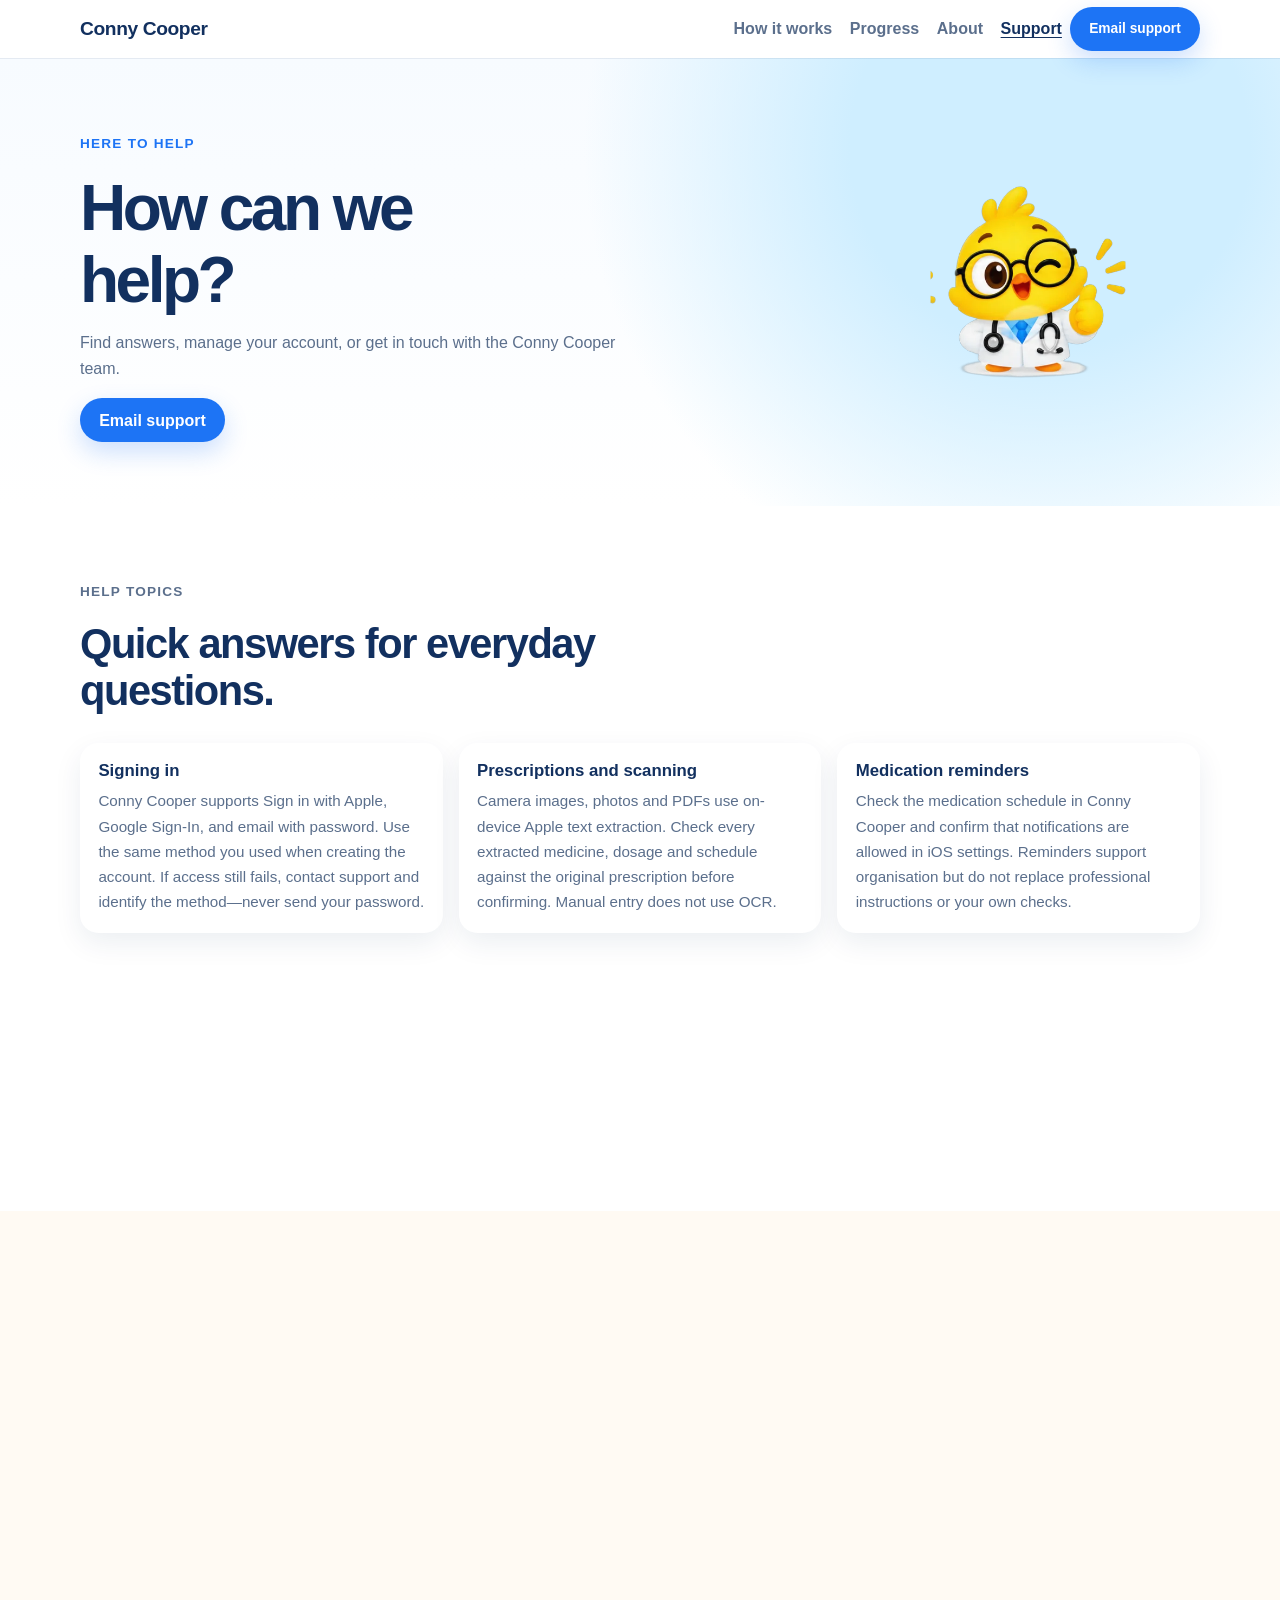
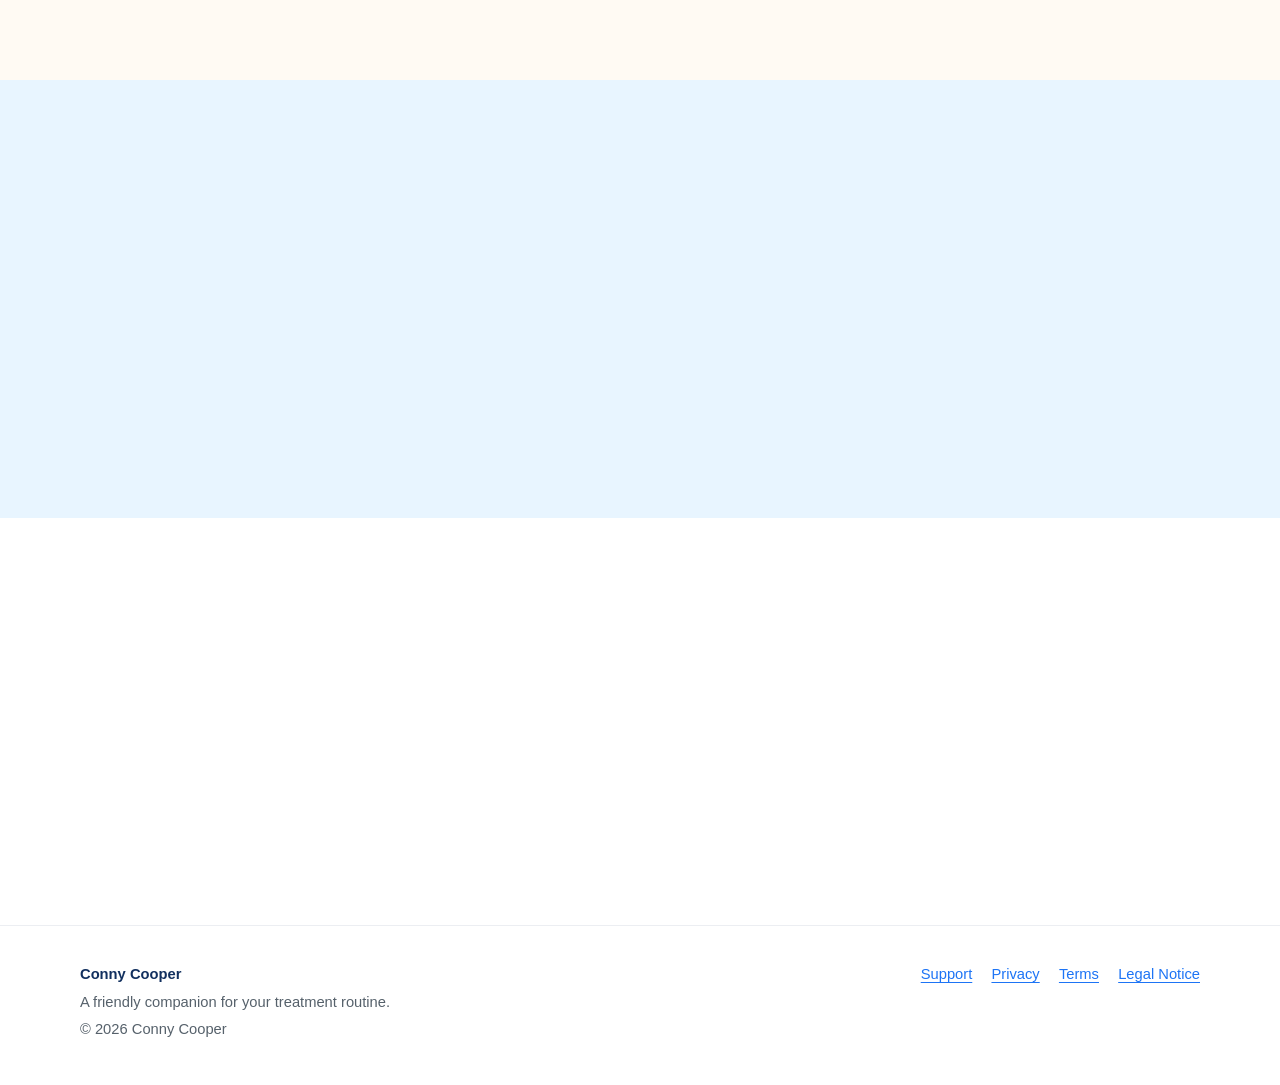
<file: support/index.html>
<!DOCTYPE html>
<html lang="en">
<head>
  <meta charset="UTF-8">
  <meta name="viewport" content="width=device-width, initial-scale=1.0">
  <title>Conny Cooper Support</title>
  <meta
    name="description"
    content="Get help with Conny Cooper sign-in, prescription scanning, reminders, Super, purchases, privacy and account deletion."
  >
  <link rel="canonical" href="https://connycooper.com/support/">
  <meta property="og:type" content="website">
  <meta property="og:site_name" content="Conny Cooper">
  <meta property="og:title" content="Conny Cooper Support">
  <meta
    property="og:description"
    content="Help with your Conny Cooper account, reminders, purchases and privacy."
  >
  <meta property="og:url" content="https://connycooper.com/support/">
  <meta property="og:image" content="https://connycooper.com/assets/branding/og-cover.png">
  <meta property="og:image:width" content="1200">
  <meta property="og:image:height" content="630">
  <meta
    property="og:image:alt"
    content="Dr. Cooper, a yellow chick in a white coat and glasses, beside the text Meet Conny Cooper."
  >
  <meta name="twitter:card" content="summary_large_image">
  <meta name="twitter:image" content="https://connycooper.com/assets/branding/og-cover.png">
  <link rel="icon" href="/favicon.ico" sizes="48x48">
  <link rel="icon" type="image/png" sizes="32x32" href="/assets/branding/favicon-32.png">
  <link rel="apple-touch-icon" href="/apple-touch-icon.png">
  <link rel="stylesheet" href="/assets/css/styles.css">
  <link rel="stylesheet" href="/assets/css/product.css">
  <script>document.documentElement.classList.add("js");</script>
  <script src="/assets/js/motion.js" defer></script>
</head>

<body class="product">
  <a class="skip-link" href="#main-content">Skip to main content</a>

  <header class="product-header">
    <div class="container product-header__bar">
      <a class="brand" href="/">Conny Cooper</a>

      <nav class="product-nav product-nav--desktop" aria-label="Primary navigation">
        <ul class="product-nav__links">
          <li><a href="/#how-it-works">How it works</a></li>
          <li><a href="/#progress">Progress</a></li>
          <li><a href="/#about">About</a></li>
          <li><a href="/support/" aria-current="page">Support</a></li>
        </ul>
      </nav>

      <details class="product-menu">
        <summary aria-label="Open menu">Menu</summary>
        <nav aria-label="Primary navigation">
          <ul class="product-nav__links">
            <li><a href="/#how-it-works">How it works</a></li>
            <li><a href="/#progress">Progress</a></li>
            <li><a href="/#about">About</a></li>
            <li><a href="/support/" aria-current="page">Support</a></li>
          </ul>
        </nav>
      </details>

      <a class="cta cta--header" href="mailto:support@connycooper.com">Email support</a>
    </div>
  </header>

  <main id="main-content" tabindex="-1">
    <section class="support-hero" aria-labelledby="support-title">
      <div class="container support-hero__grid">
        <div data-reveal>
          <p class="eyebrow">Here to help</p>
          <h1 id="support-title">How can we help?</h1>
          <p>
            Find answers, manage your account, or get in touch with the Conny Cooper team.
          </p>
          <a class="cta" href="mailto:support@connycooper.com">Email support</a>
        </div>
        <div class="support-hero__art" data-reveal="image" data-reveal-delay="90">
          <picture>
            <source type="image/webp" srcset="/assets/character/cooper_wink_thumbs_up.webp">
            <img
              src="/assets/character/cooper_wink_thumbs_up.png"
              width="384"
              height="399"
              alt="Dr. Cooper, a yellow chick in a white coat, glasses and stethoscope, winking and giving a thumbs up."
            >
          </picture>
        </div>
      </div>
    </section>

    <section class="support-section" aria-labelledby="help-title">
      <div class="container">
        <header class="support-section__intro" data-reveal>
          <p class="eyebrow">Help topics</p>
          <h2 id="help-title">Quick answers for everyday questions.</h2>
        </header>

        <ul class="support-topics">
          <li class="support-topic" data-reveal data-reveal-delay="0">
            <h3>Signing in</h3>
            <p>
              Conny Cooper supports Sign in with Apple, Google Sign-In, and
              email with password. Use the same method you used when creating
              the account. If access still fails, contact support and identify
              the method—never send your password.
            </p>
          </li>
          <li class="support-topic" data-reveal data-reveal-delay="90">
            <h3>Prescriptions and scanning</h3>
            <p>
              Camera images, photos and PDFs use on-device Apple text
              extraction. Check every extracted medicine, dosage and schedule
              against the original prescription before confirming. Manual
              entry does not use OCR.
            </p>
          </li>
          <li class="support-topic" data-reveal data-reveal-delay="180">
            <h3>Medication reminders</h3>
            <p>
              Check the medication schedule in Conny Cooper and confirm that
              notifications are allowed in iOS settings. Reminders support
              organisation but do not replace professional instructions or
              your own checks.
            </p>
          </li>
          <li class="support-topic" data-reveal data-reveal-delay="0">
            <h3>Conny Cooper Super</h3>
            <p>
              Super purchases, renewals, trials or promotions, and billing are
              managed through Apple. Current offer details are shown before
              purchase in the App Store purchase flow.
            </p>
          </li>
          <li class="support-topic" data-reveal data-reveal-delay="90">
            <h3>Purchases and subscriptions</h3>
            <p>
              Use <strong>Restore Purchases</strong> in the app while signed in
              to the Apple account used for the purchase. Subscription
              management and cancellation are available through your Apple
              account settings.
            </p>
          </li>
          <li class="support-topic" data-reveal data-reveal-delay="180">
            <h3>Privacy and account data</h3>
            <p>
              To ask about access, correction, deletion or another applicable
              privacy right, email
              <a href="mailto:support@connycooper.com">support@connycooper.com</a>.
              We may need to verify your identity before completing a request.
            </p>
          </li>
        </ul>
      </div>
    </section>

    <section class="support-section support-account" aria-labelledby="account-title">
      <div class="container">
        <header class="support-section__intro" data-reveal>
          <p class="eyebrow">Account management</p>
          <h2 id="account-title">Your account, your control.</h2>
          <p>Sign Out and Delete Account are different actions with different results.</p>
        </header>

        <details data-reveal>
          <summary>Sign Out</summary>
          <p>
            Signing out ends the current session. It does not delete your
            account or the account-linked information held for the service.
          </p>
        </details>

        <details data-reveal data-reveal-delay="80">
          <summary>Delete Account</summary>
          <p>Permanent account deletion. In the app:</p>
          <ol>
            <li>Open <strong>Profile</strong>.</li>
            <li>Choose <strong>Delete account &amp; data</strong>.</li>
            <li>Review the warning and confirm permanent deletion.</li>
          </ol>
          <p>
            Apple-linked accounts may require Apple authorisation to complete
            revocation. The authenticated server-side process deletes the
            Supabase account and associated profile or replica rows. After
            remote deletion succeeds, Conny Cooper erases owned local app data,
            the local prescription archive, and managed reminders or alarms.
          </p>
          <p>
            If remote deletion fails, local information is not falsely erased
            as though the account had been deleted. Contact
            <a href="mailto:support@connycooper.com">support@connycooper.com</a>
            if you need assistance.
          </p>
        </details>
      </div>
    </section>

    <section class="support-section support-contact" aria-labelledby="contact-title">
      <div class="container" data-reveal>
        <p class="eyebrow">Contact support</p>
        <h2 id="contact-title">Tell us what you need help with.</h2>
        <p class="support-note">
          Write to
          <a href="mailto:support@connycooper.com">support@connycooper.com</a>
          and include the sign-in method or feature involved, what you
          expected, and what happened.
        </p>
        <p class="support-note">
          Do not include passwords, payment-card information, or prescription
          images unless support specifically asks for information through an
          appropriate channel.
        </p>
        <a class="cta" href="mailto:support@connycooper.com">Email support@connycooper.com</a>
      </div>
    </section>

    <section class="support-section" aria-labelledby="emergency-title">
      <div class="container">
        <div class="support-safety" data-reveal>
          <h2 id="emergency-title">Medical and emergency help</h2>
          <p>
            Conny Cooper is not a doctor, pharmacist, diagnostic service or
            emergency service. Dr. Cooper is a character companion, not a
            clinician. Support cannot provide medical advice or make treatment
            decisions.
          </p>
          <p>
            Contact a qualified healthcare professional about medications,
            symptoms or treatment. For a medical emergency, contact your local
            emergency services.
          </p>
        </div>
      </div>
    </section>
  </main>

  <footer class="site-footer product-footer">
    <div class="container footer-content">
      <div class="footer-meta">
        <div class="footer-brand">Conny Cooper</div>
        <p>A friendly companion for your treatment routine.</p>
        <p>© 2026 Conny Cooper</p>
      </div>
      <ul class="footer-links">
        <li><a href="/support/" aria-current="page">Support</a></li>
        <li><a href="/privacy/">Privacy</a></li>
        <li><a href="/terms/">Terms</a></li>
        <li><a href="/legal/">Legal Notice</a></li>
      </ul>
    </div>
  </footer>
</body>
</html>
</file>
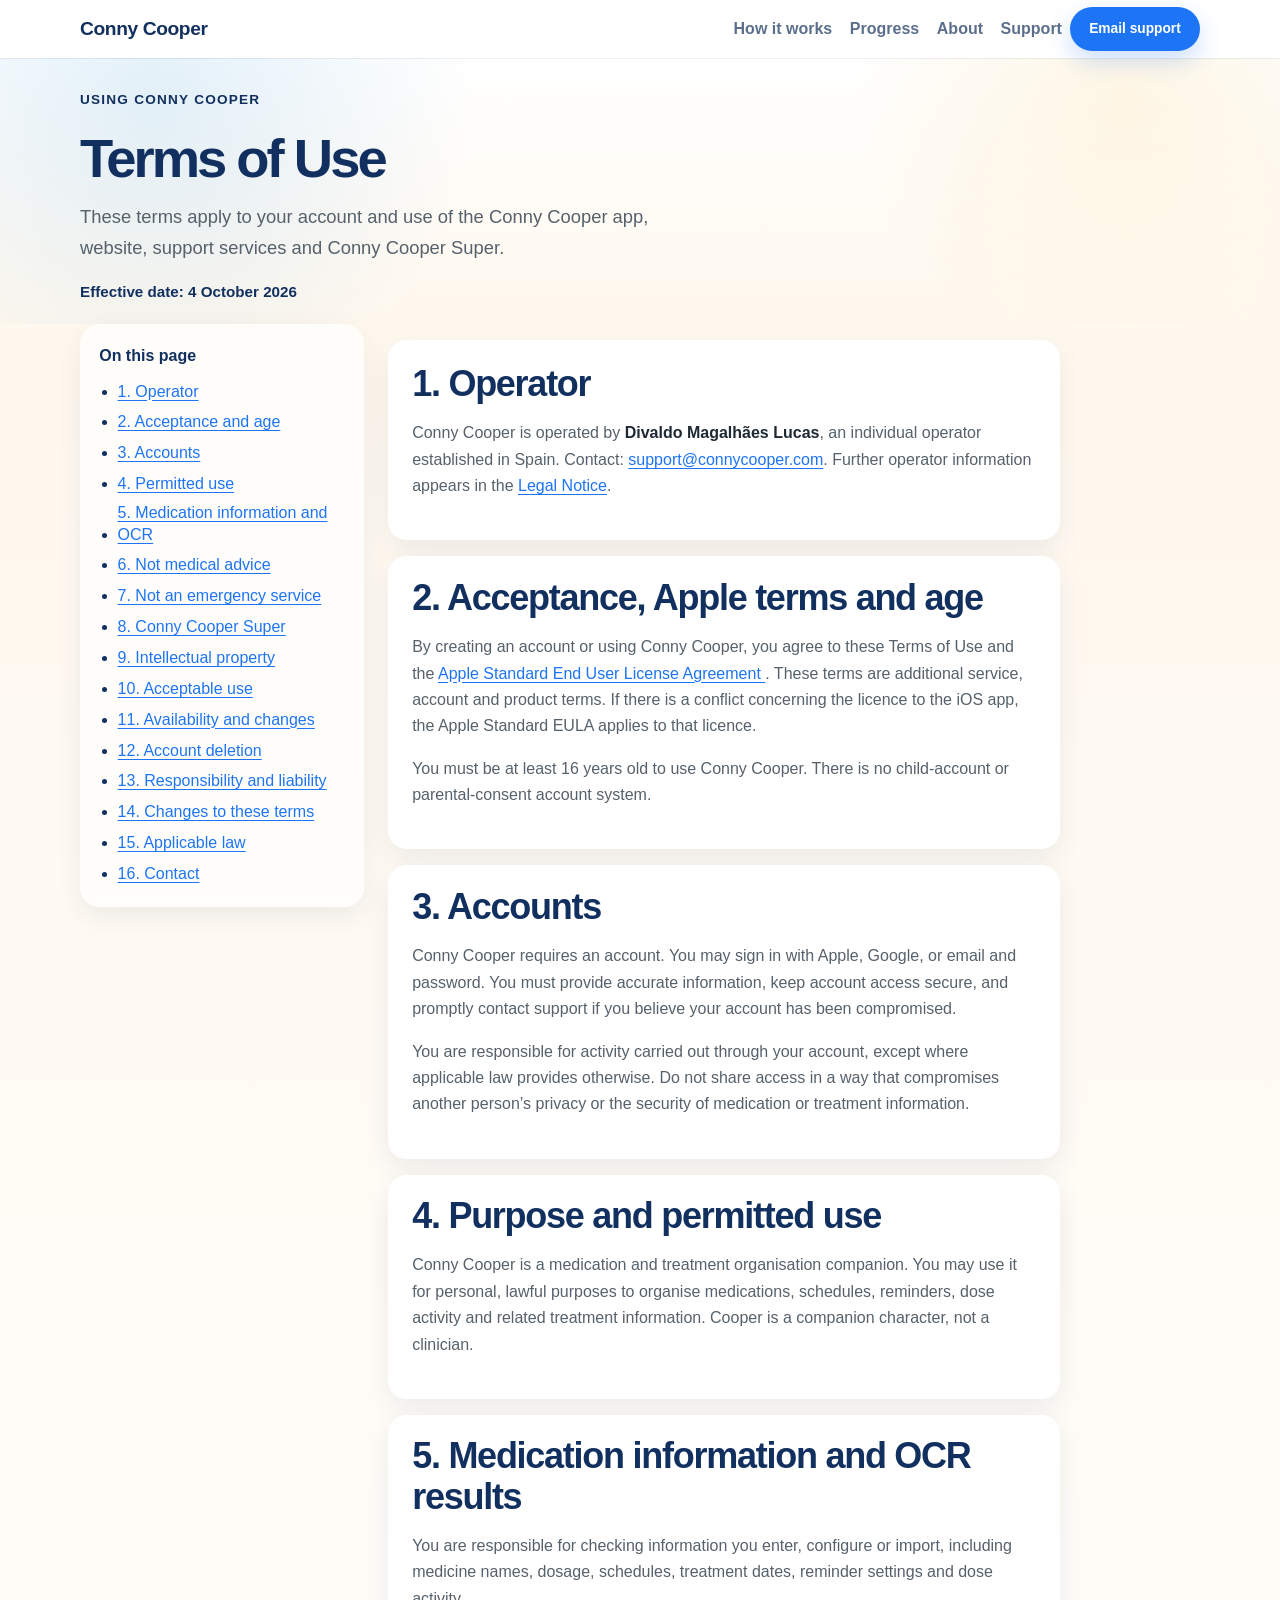
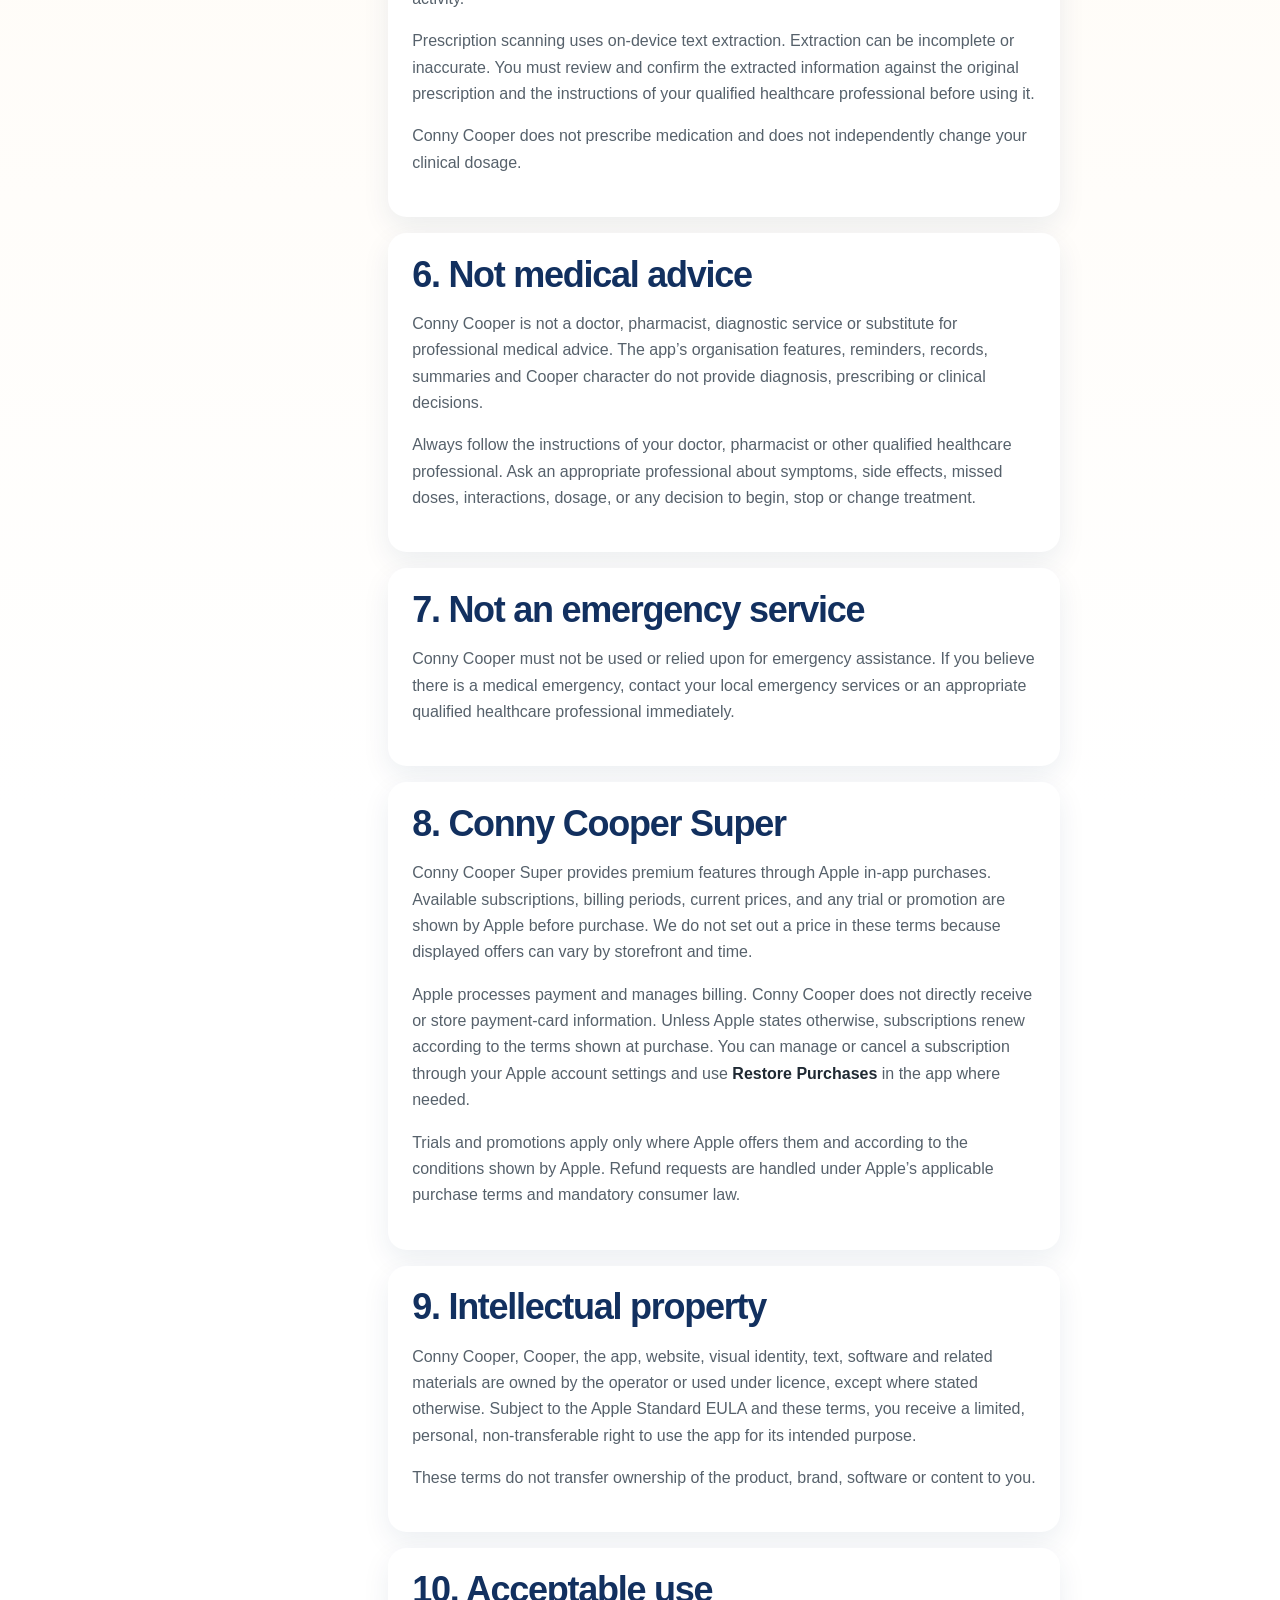
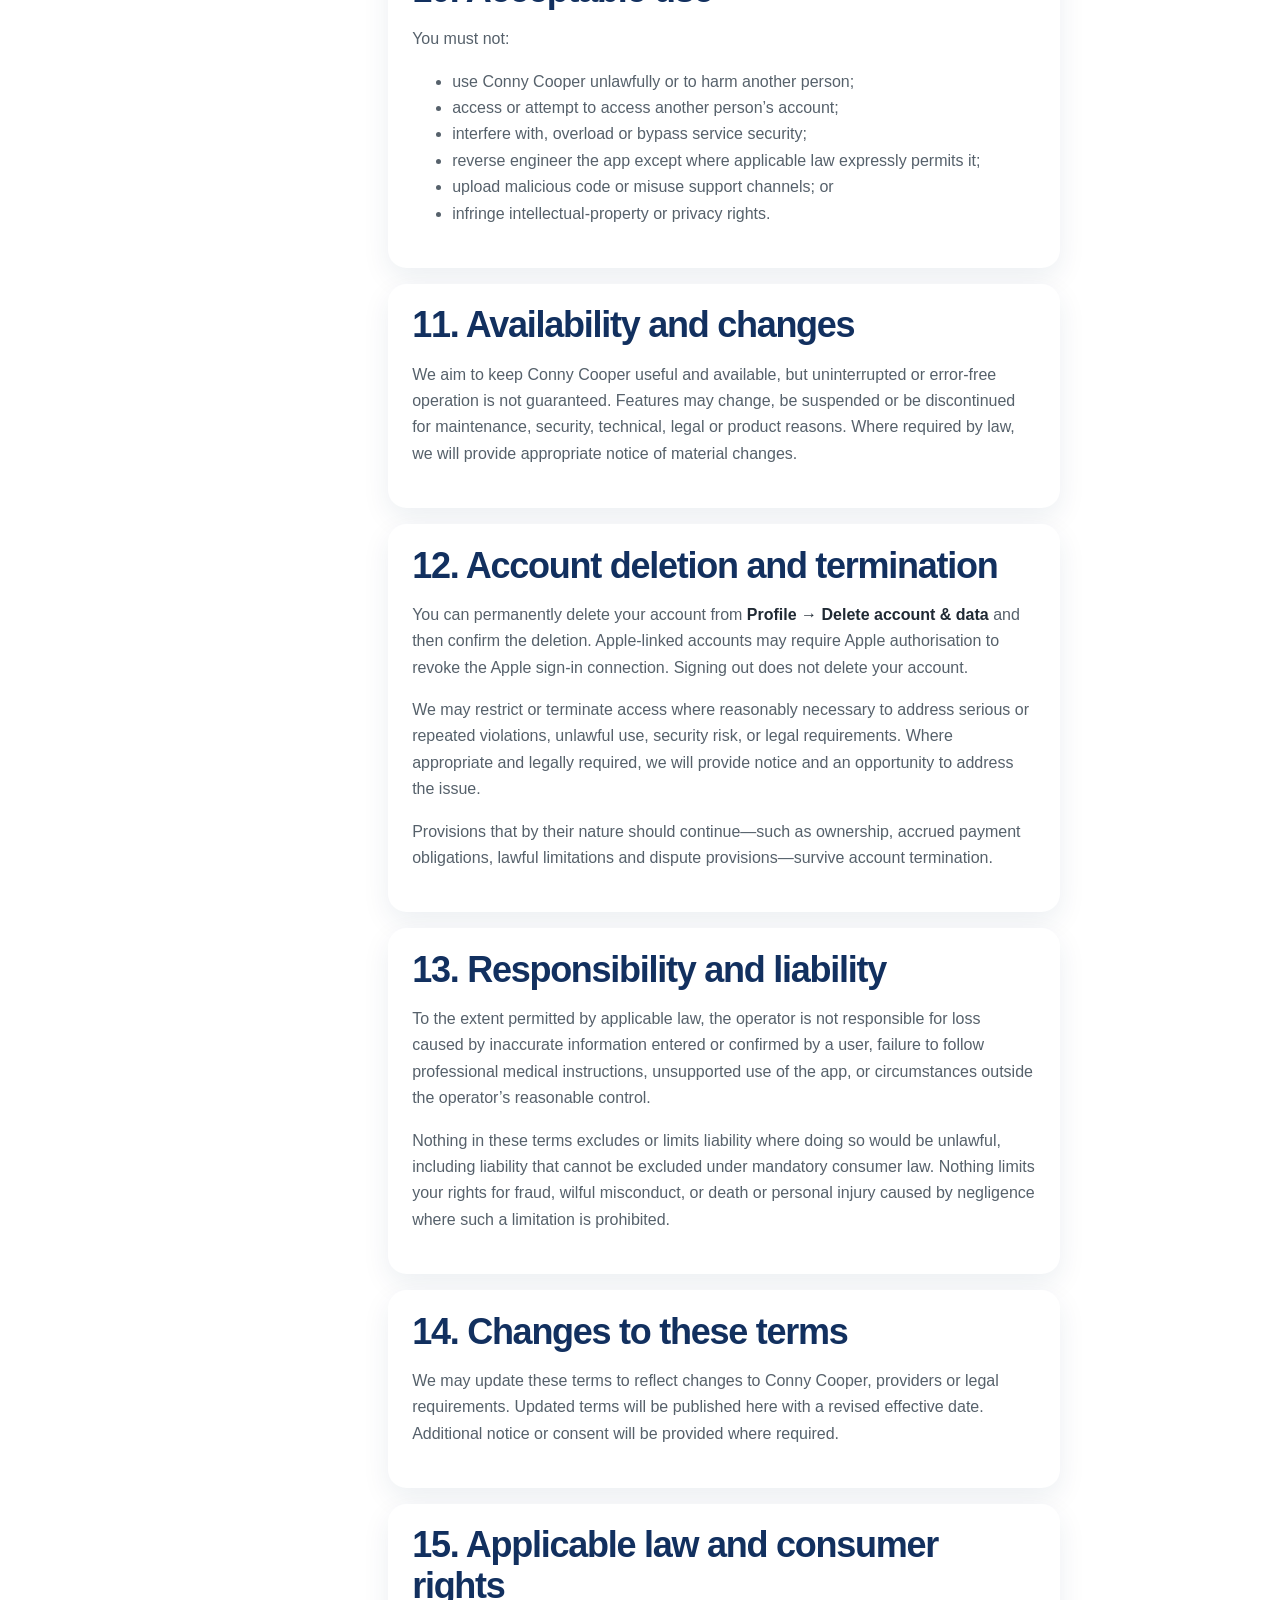
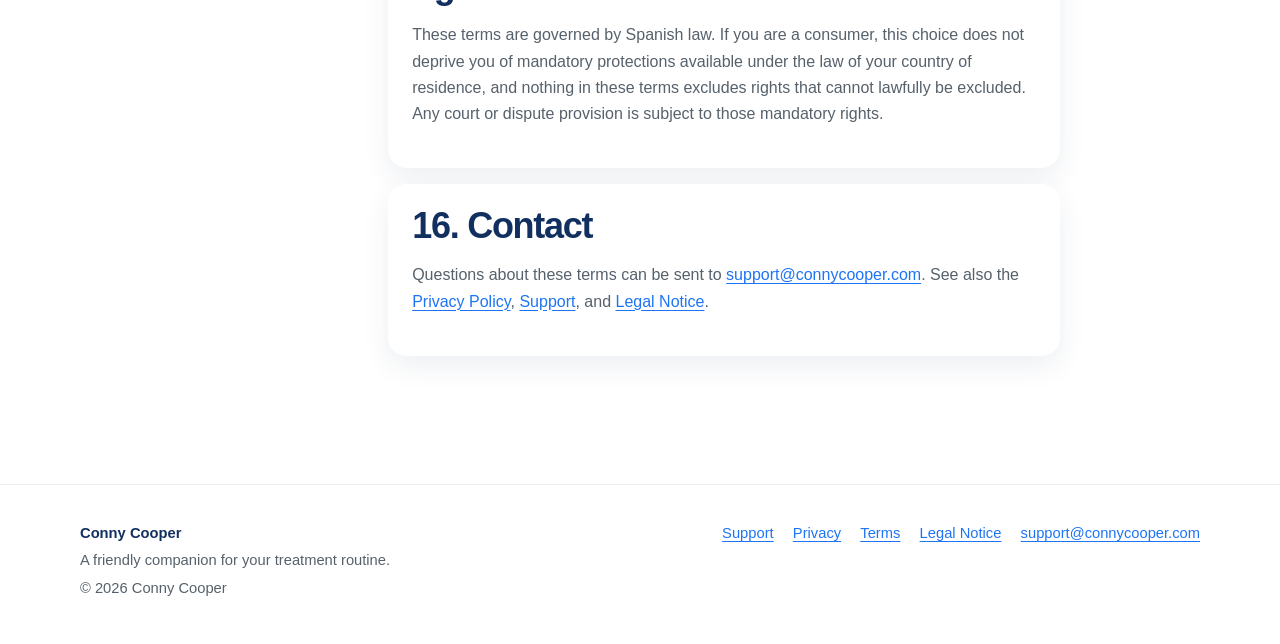
<file: terms/index.html>
<!DOCTYPE html>
<html lang="en">
<head>
  <meta charset="UTF-8">
  <meta name="viewport" content="width=device-width, initial-scale=1.0">
  <title>Terms of Use — Conny Cooper</title>
  <meta
    name="description"
    content="Terms for using the Conny Cooper medication and treatment organisation app and Conny Cooper Super."
  >
  <link rel="canonical" href="https://connycooper.com/terms/">
  <meta property="og:type" content="website">
  <meta property="og:site_name" content="Conny Cooper">
  <meta property="og:title" content="Terms of Use — Conny Cooper">
  <meta
    property="og:description"
    content="Terms for using Conny Cooper and Conny Cooper Super."
  >
  <meta property="og:url" content="https://connycooper.com/terms/">
  <meta property="og:image" content="https://connycooper.com/assets/branding/og-cover.png">
  <meta property="og:image:width" content="1200">
  <meta property="og:image:height" content="630">
  <meta
    property="og:image:alt"
    content="Dr. Cooper, a yellow chick in a white coat and glasses, beside the text Meet Conny Cooper."
  >
  <meta name="twitter:card" content="summary_large_image">
  <meta name="twitter:image" content="https://connycooper.com/assets/branding/og-cover.png">
  <link rel="icon" href="/favicon.ico" sizes="48x48">
  <link rel="icon" type="image/png" sizes="32x32" href="/assets/branding/favicon-32.png">
  <link rel="apple-touch-icon" href="/apple-touch-icon.png">
  <link rel="stylesheet" href="/assets/css/styles.css">
  <link rel="stylesheet" href="/assets/css/product.css">
</head>

<body class="product">
  <a class="skip-link" href="#main-content">Skip to main content</a>

  <header class="product-header">
    <div class="container product-header__bar">
      <a class="brand" href="/">Conny Cooper</a>

      <nav class="product-nav product-nav--desktop" aria-label="Primary navigation">
        <ul class="product-nav__links">
          <li><a href="/#how-it-works">How it works</a></li>
          <li><a href="/#progress">Progress</a></li>
          <li><a href="/#about">About</a></li>
          <li><a href="/support/">Support</a></li>
        </ul>
      </nav>

      <details class="product-menu">
        <summary aria-label="Open menu">Menu</summary>
        <nav aria-label="Primary navigation">
          <ul class="product-nav__links">
            <li><a href="/#how-it-works">How it works</a></li>
            <li><a href="/#progress">Progress</a></li>
            <li><a href="/#about">About</a></li>
            <li><a href="/support/">Support</a></li>
          </ul>
        </nav>
      </details>

      <a class="cta cta--header" href="mailto:support@connycooper.com">Email support</a>
    </div>
  </header>

  <main id="main-content" tabindex="-1">
    <header class="page-hero">
      <div class="container page-hero-copy">
        <span class="eyebrow">Using Conny Cooper</span>
        <h1>Terms of Use</h1>
        <p>
          These terms apply to your account and use of the Conny Cooper app,
          website, support services and Conny Cooper Super.
        </p>
        <p class="document-meta">Effective date: 4 October 2026</p>
      </div>
    </header>

    <div class="document">
      <div class="container document-layout">
        <nav class="document-nav" aria-label="Terms of Use sections">
          <strong>On this page</strong>
          <ul>
            <li><a href="#operator">1. Operator</a></li>
            <li><a href="#acceptance">2. Acceptance and age</a></li>
            <li><a href="#accounts">3. Accounts</a></li>
            <li><a href="#permitted-use">4. Permitted use</a></li>
            <li><a href="#information">5. Medication information and OCR</a></li>
            <li><a href="#medical">6. Not medical advice</a></li>
            <li><a href="#emergency">7. Not an emergency service</a></li>
            <li><a href="#super">8. Conny Cooper Super</a></li>
            <li><a href="#intellectual-property">9. Intellectual property</a></li>
            <li><a href="#acceptable-use">10. Acceptable use</a></li>
            <li><a href="#availability">11. Availability and changes</a></li>
            <li><a href="#deletion">12. Account deletion</a></li>
            <li><a href="#liability">13. Responsibility and liability</a></li>
            <li><a href="#changes">14. Changes to these terms</a></li>
            <li><a href="#law">15. Applicable law</a></li>
            <li><a href="#contact">16. Contact</a></li>
          </ul>
        </nav>

        <article class="document-content">
          <section id="operator">
            <h2>1. Operator</h2>
            <p>
              Conny Cooper is operated by <strong>Divaldo Magalhães Lucas</strong>,
              an individual operator established in Spain. Contact:
              <a href="mailto:support@connycooper.com">support@connycooper.com</a>.
              Further operator information appears in the
              <a href="/legal/">Legal Notice</a>.
            </p>
          </section>

          <section id="acceptance">
            <h2>2. Acceptance, Apple terms and age</h2>
            <p>
              By creating an account or using Conny Cooper, you agree to these
              Terms of Use and the
              <a href="https://www.apple.com/legal/internet-services/itunes/dev/stdeula/">
                Apple Standard End User License Agreement
              </a>.
              These terms are additional service, account and product terms.
              If there is a conflict concerning the licence to the iOS app, the
              Apple Standard EULA applies to that licence.
            </p>
            <p>
              You must be at least 16 years old to use Conny Cooper. There is
              no child-account or parental-consent account system.
            </p>
          </section>

          <section id="accounts">
            <h2>3. Accounts</h2>
            <p>
              Conny Cooper requires an account. You may sign in with Apple,
              Google, or email and password. You must provide accurate
              information, keep account access secure, and promptly contact
              support if you believe your account has been compromised.
            </p>
            <p>
              You are responsible for activity carried out through your
              account, except where applicable law provides otherwise. Do not
              share access in a way that compromises another person’s privacy
              or the security of medication or treatment information.
            </p>
          </section>

          <section id="permitted-use">
            <h2>4. Purpose and permitted use</h2>
            <p>
              Conny Cooper is a medication and treatment organisation
              companion. You may use it for personal, lawful purposes to
              organise medications, schedules, reminders, dose activity and
              related treatment information. Cooper is a companion character,
              not a clinician.
            </p>
          </section>

          <section id="information">
            <h2>5. Medication information and OCR results</h2>
            <p>
              You are responsible for checking information you enter,
              configure or import, including medicine names, dosage, schedules,
              treatment dates, reminder settings and dose activity.
            </p>
            <p>
              Prescription scanning uses on-device text extraction. Extraction
              can be incomplete or inaccurate. You must review and confirm the
              extracted information against the original prescription and the
              instructions of your qualified healthcare professional before
              using it.
            </p>
            <p>
              Conny Cooper does not prescribe medication and does not
              independently change your clinical dosage.
            </p>
          </section>

          <section id="medical">
            <h2>6. Not medical advice</h2>
            <p>
              Conny Cooper is not a doctor, pharmacist, diagnostic service or
              substitute for professional medical advice. The app’s
              organisation features, reminders, records, summaries and Cooper
              character do not provide diagnosis, prescribing or clinical
              decisions.
            </p>
            <p>
              Always follow the instructions of your doctor, pharmacist or
              other qualified healthcare professional. Ask an appropriate
              professional about symptoms, side effects, missed doses,
              interactions, dosage, or any decision to begin, stop or change
              treatment.
            </p>
          </section>

          <section id="emergency">
            <h2>7. Not an emergency service</h2>
            <p>
              Conny Cooper must not be used or relied upon for emergency
              assistance. If you believe there is a medical emergency, contact
              your local emergency services or an appropriate qualified
              healthcare professional immediately.
            </p>
          </section>

          <section id="super">
            <h2>8. Conny Cooper Super</h2>
            <p>
              Conny Cooper Super provides premium features through Apple
              in-app purchases. Available subscriptions, billing periods,
              current prices, and any trial or promotion are shown by Apple
              before purchase. We do not set out a price in these terms because
              displayed offers can vary by storefront and time.
            </p>
            <p>
              Apple processes payment and manages billing. Conny Cooper does
              not directly receive or store payment-card information. Unless
              Apple states otherwise, subscriptions renew according to the
              terms shown at purchase. You can manage or cancel a subscription
              through your Apple account settings and use
              <strong>Restore Purchases</strong> in the app where needed.
            </p>
            <p>
              Trials and promotions apply only where Apple offers them and
              according to the conditions shown by Apple. Refund requests are
              handled under Apple’s applicable purchase terms and mandatory
              consumer law.
            </p>
          </section>

          <section id="intellectual-property">
            <h2>9. Intellectual property</h2>
            <p>
              Conny Cooper, Cooper, the app, website, visual identity, text,
              software and related materials are owned by the operator or used
              under licence, except where stated otherwise. Subject to the
              Apple Standard EULA and these terms, you receive a limited,
              personal, non-transferable right to use the app for its intended
              purpose.
            </p>
            <p>
              These terms do not transfer ownership of the product, brand,
              software or content to you.
            </p>
          </section>

          <section id="acceptable-use">
            <h2>10. Acceptable use</h2>
            <p>You must not:</p>
            <ul>
              <li>use Conny Cooper unlawfully or to harm another person;</li>
              <li>access or attempt to access another person’s account;</li>
              <li>interfere with, overload or bypass service security;</li>
              <li>
                reverse engineer the app except where applicable law expressly
                permits it;
              </li>
              <li>upload malicious code or misuse support channels; or</li>
              <li>infringe intellectual-property or privacy rights.</li>
            </ul>
          </section>

          <section id="availability">
            <h2>11. Availability and changes</h2>
            <p>
              We aim to keep Conny Cooper useful and available, but uninterrupted
              or error-free operation is not guaranteed. Features may change,
              be suspended or be discontinued for maintenance, security,
              technical, legal or product reasons. Where required by law, we
              will provide appropriate notice of material changes.
            </p>
          </section>

          <section id="deletion">
            <h2>12. Account deletion and termination</h2>
            <p>
              You can permanently delete your account from
              <strong>Profile → Delete account &amp; data</strong> and then
              confirm the deletion. Apple-linked accounts may require Apple
              authorisation to revoke the Apple sign-in connection. Signing out
              does not delete your account.
            </p>
            <p>
              We may restrict or terminate access where reasonably necessary
              to address serious or repeated violations, unlawful use, security
              risk, or legal requirements. Where appropriate and legally
              required, we will provide notice and an opportunity to address
              the issue.
            </p>
            <p>
              Provisions that by their nature should continue—such as ownership,
              accrued payment obligations, lawful limitations and dispute
              provisions—survive account termination.
            </p>
          </section>

          <section id="liability">
            <h2>13. Responsibility and liability</h2>
            <p>
              To the extent permitted by applicable law, the operator is not
              responsible for loss caused by inaccurate information entered or
              confirmed by a user, failure to follow professional medical
              instructions, unsupported use of the app, or circumstances
              outside the operator’s reasonable control.
            </p>
            <p>
              Nothing in these terms excludes or limits liability where doing
              so would be unlawful, including liability that cannot be excluded
              under mandatory consumer law. Nothing limits your rights for
              fraud, wilful misconduct, or death or personal injury caused by
              negligence where such a limitation is prohibited.
            </p>
          </section>

          <section id="changes">
            <h2>14. Changes to these terms</h2>
            <p>
              We may update these terms to reflect changes to Conny Cooper,
              providers or legal requirements. Updated terms will be published
              here with a revised effective date. Additional notice or consent
              will be provided where required.
            </p>
          </section>

          <section id="law">
            <h2>15. Applicable law and consumer rights</h2>
            <p>
              These terms are governed by Spanish law. If you are a consumer,
              this choice does not deprive you of mandatory protections
              available under the law of your country of residence, and nothing
              in these terms excludes rights that cannot lawfully be excluded.
              Any court or dispute provision is subject to those mandatory
              rights.
            </p>
          </section>

          <section id="contact">
            <h2>16. Contact</h2>
            <p>
              Questions about these terms can be sent to
              <a href="mailto:support@connycooper.com">support@connycooper.com</a>.
              See also the <a href="/privacy/">Privacy Policy</a>,
              <a href="/support/">Support</a>, and
              <a href="/legal/">Legal Notice</a>.
            </p>
          </section>
        </article>
      </div>
    </div>
  </main>

  <footer class="site-footer product-footer">
    <div class="container footer-content">
      <div class="footer-meta">
        <div class="footer-brand">Conny Cooper</div>
        <p>A friendly companion for your treatment routine.</p>
        <p>© 2026 Conny Cooper</p>
      </div>
      <ul class="footer-links">
        <li><a href="/support/">Support</a></li>
        <li><a href="/privacy/">Privacy</a></li>
        <li><a href="/terms/" aria-current="page">Terms</a></li>
        <li><a href="/legal/">Legal Notice</a></li>
        <li><a href="mailto:support@connycooper.com">support@connycooper.com</a></li>
      </ul>
    </div>
  </footer>
</body>
</html>
</file>
<file: assets/css/styles.css>
:root {
  color-scheme: light;
  --color-background: #f7f8f4;
  --color-surface: #ffffff;
  --color-surface-warm: #f1eee5;
  --color-surface-green: #e8eee4;
  --color-text: #1f2933;
  --color-text-soft: #56616b;
  --color-green: #44543f;
  --color-green-soft: #62715f;
  --color-border: #d9ded5;
  --color-focus: #245c38;
  --shadow-soft: 0 20px 50px rgba(42, 55, 43, 0.08);
  --radius-small: 0.75rem;
  --radius-medium: 1.25rem;
  --radius-large: 2rem;
  --content-width: 70rem;
  --text-width: 46rem;
}

* {
  box-sizing: border-box;
}

html {
  scroll-behavior: smooth;
}

body {
  margin: 0;
  background: var(--color-background);
  color: var(--color-text);
  font-family: -apple-system, BlinkMacSystemFont, "Segoe UI", sans-serif;
  font-size: 1rem;
  line-height: 1.65;
  -webkit-font-smoothing: antialiased;
}

a {
  color: var(--color-green);
  text-underline-offset: 0.2em;
}

a:hover {
  text-decoration-thickness: 0.12em;
}

a:focus-visible,
[tabindex]:focus-visible {
  border-radius: 0.2rem;
  outline: 0.2rem solid var(--color-focus);
  outline-offset: 0.25rem;
}

img {
  display: block;
  max-width: 100%;
}

h1,
h2,
h3,
p {
  margin-top: 0;
}

h1,
h2,
h3 {
  line-height: 1.12;
}

h1 {
  margin-bottom: 1.5rem;
  font-size: clamp(2.8rem, 7vw, 5.8rem);
  letter-spacing: -0.055em;
}

h2 {
  margin-bottom: 1rem;
  font-size: clamp(2rem, 4vw, 3.25rem);
  letter-spacing: -0.035em;
}

h3 {
  margin-bottom: 0.65rem;
  font-size: 1.2rem;
}

.container {
  width: min(var(--content-width), calc(100% - 2.5rem));
  margin-inline: auto;
}

.narrow {
  width: min(var(--text-width), 100%);
}

.skip-link {
  position: fixed;
  z-index: 100;
  top: 0.75rem;
  left: 0.75rem;
  padding: 0.7rem 1rem;
  border-radius: var(--radius-small);
  background: var(--color-text);
  color: #ffffff;
  font-weight: 700;
  transform: translateY(-160%);
}

.skip-link:focus {
  transform: translateY(0);
}

.site-header {
  padding: 1.4rem 0;
}

.site-nav {
  display: flex;
  align-items: center;
  justify-content: space-between;
  gap: 1.5rem;
}

.brand {
  flex: 0 0 auto;
  color: var(--color-text);
  font-size: 1.2rem;
  font-weight: 800;
  letter-spacing: -0.02em;
  text-decoration: none;
}

.nav-links {
  display: flex;
  align-items: center;
  gap: 1.35rem;
  margin: 0;
  padding: 0;
  list-style: none;
}

.nav-links a {
  color: var(--color-text-soft);
  font-weight: 650;
  text-decoration: none;
}

.nav-links a:hover,
.nav-links a[aria-current="page"] {
  color: var(--color-text);
  text-decoration: underline;
}

.hero {
  padding: clamp(4rem, 10vw, 7.5rem) 0;
}

.hero-grid {
  display: grid;
  grid-template-columns: minmax(0, 1.35fr) minmax(16rem, 0.65fr);
  align-items: center;
  gap: clamp(3rem, 8vw, 7rem);
}

.eyebrow {
  display: inline-block;
  margin-bottom: 1.1rem;
  color: var(--color-green-soft);
  font-size: 0.85rem;
  font-weight: 800;
  letter-spacing: 0.09em;
  text-transform: uppercase;
}

.hero-lead {
  max-width: 40rem;
  margin-bottom: 0;
  color: var(--color-text-soft);
  font-size: clamp(1.15rem, 2.2vw, 1.4rem);
}

.status {
  display: inline-flex;
  align-items: center;
  gap: 0.6rem;
  margin-top: 2rem;
  padding: 0.7rem 1rem;
  border: 1px solid #ced8c9;
  border-radius: 999px;
  background: var(--color-surface-green);
  color: var(--color-green);
  font-size: 0.92rem;
  font-weight: 750;
}

.status::before {
  width: 0.55rem;
  height: 0.55rem;
  border-radius: 50%;
  background: var(--color-green-soft);
  content: "";
}

.character-stage {
  display: grid;
  min-height: 25rem;
  place-items: center;
  overflow: hidden;
  border: 1px solid var(--color-border);
  border-radius: 45% 45% var(--radius-large) var(--radius-large);
  background: linear-gradient(160deg, var(--color-surface-green), var(--color-surface-warm));
  box-shadow: var(--shadow-soft);
}

.character-stage__label {
  color: var(--color-green);
  font-weight: 800;
}

.section {
  padding: clamp(4rem, 8vw, 6.5rem) 0;
}

.section--surface {
  border-block: 1px solid var(--color-border);
  background: rgba(255, 255, 255, 0.58);
}

.section-heading {
  max-width: 44rem;
  margin-bottom: 2.5rem;
}

.section-heading p {
  margin-bottom: 0;
  color: var(--color-text-soft);
  font-size: 1.1rem;
}

.feature-grid {
  display: grid;
  grid-template-columns: repeat(3, minmax(0, 1fr));
  gap: 1rem;
  margin: 0;
  padding: 0;
  list-style: none;
}

.feature-card {
  min-height: 11rem;
  padding: 1.5rem;
  border: 1px solid var(--color-border);
  border-radius: var(--radius-medium);
  background: var(--color-surface);
}

.feature-card::before {
  display: block;
  width: 2rem;
  height: 0.35rem;
  margin-bottom: 1.5rem;
  border-radius: 999px;
  background: #9aaa92;
  content: "";
}

.feature-card p {
  margin-bottom: 0;
  color: var(--color-text-soft);
}

.split {
  display: grid;
  grid-template-columns: minmax(0, 1fr) minmax(0, 1fr);
  align-items: start;
  gap: clamp(2rem, 7vw, 6rem);
}

.warm-panel,
.notice {
  padding: clamp(1.5rem, 4vw, 2.5rem);
  border-radius: var(--radius-large);
}

.warm-panel {
  border: 1px solid #ded8c9;
  background: var(--color-surface-warm);
}

.warm-panel p:last-child,
.notice p:last-child {
  margin-bottom: 0;
}

.notice {
  border: 1px solid #cfd9ca;
  background: var(--color-surface-green);
}

.notice--important {
  border-left: 0.35rem solid var(--color-green);
  border-radius: var(--radius-small);
}

.page-hero {
  padding: clamp(3.5rem, 8vw, 6rem) 0 clamp(2.5rem, 6vw, 4rem);
}

.page-hero h1 {
  max-width: 50rem;
  font-size: clamp(2.8rem, 7vw, 5rem);
}

.page-hero p {
  max-width: 42rem;
  margin-bottom: 0;
  color: var(--color-text-soft);
  font-size: 1.15rem;
}

.page-hero .document-meta {
  margin-top: 1rem;
  font-size: 0.95rem;
  font-weight: 700;
}

.document {
  padding: 0 0 clamp(5rem, 10vw, 8rem);
}

.document-layout {
  display: grid;
  grid-template-columns: minmax(11rem, 0.35fr) minmax(0, 1fr);
  align-items: start;
  gap: clamp(2rem, 8vw, 7rem);
}

.document-nav {
  position: sticky;
  top: 1.5rem;
  padding: 1.25rem;
  border: 1px solid var(--color-border);
  border-radius: var(--radius-medium);
  background: rgba(255, 255, 255, 0.7);
}

.document-nav strong {
  display: block;
  margin-bottom: 0.6rem;
}

.document-nav ul {
  margin: 0;
  padding-left: 1.15rem;
}

.document-nav li + li {
  margin-top: 0.35rem;
}

.document-content {
  max-width: var(--text-width);
}

.document-content section {
  scroll-margin-top: 2rem;
}

.document-content section + section {
  margin-top: 3.25rem;
  padding-top: 3.25rem;
  border-top: 1px solid var(--color-border);
}

.document-content h2 {
  font-size: clamp(1.6rem, 3vw, 2.25rem);
}

.document-content p,
.document-content li {
  color: var(--color-text-soft);
}

.document-content strong {
  color: var(--color-text);
}

.document-content address {
  padding: 1.25rem;
  border-left: 0.3rem solid var(--color-green-soft);
  background: var(--color-surface-green);
  color: var(--color-text-soft);
  font-style: normal;
}

.help-grid {
  display: grid;
  grid-template-columns: repeat(2, minmax(0, 1fr));
  gap: 1rem;
}

.help-card {
  padding: 1.5rem;
  border: 1px solid var(--color-border);
  border-radius: var(--radius-medium);
  background: var(--color-surface);
}

.help-card p {
  margin-bottom: 0;
  color: var(--color-text-soft);
}

.site-footer {
  padding: 2.25rem 0 2.75rem;
  border-top: 1px solid var(--color-border);
  color: var(--color-text-soft);
  font-size: 0.92rem;
}

.footer-content {
  display: flex;
  align-items: flex-start;
  justify-content: space-between;
  gap: 2rem;
}

.footer-brand {
  color: var(--color-text);
  font-weight: 800;
}

.footer-meta p {
  margin: 0.2rem 0 0;
}

.footer-links {
  display: flex;
  flex-wrap: wrap;
  justify-content: flex-end;
  gap: 0.7rem 1.2rem;
  margin: 0;
  padding: 0;
  list-style: none;
}

@media (max-width: 52rem) {
  .hero-grid,
  .split,
  .document-layout {
    grid-template-columns: 1fr;
  }

  .hero-grid {
    gap: 3rem;
  }

  .character-stage {
    min-height: 19rem;
  }

  .feature-grid {
    grid-template-columns: repeat(2, minmax(0, 1fr));
  }

  .document-nav {
    position: static;
  }
}

@media (max-width: 40rem) {
  .container {
    width: min(var(--content-width), calc(100% - 1.5rem));
  }

  .site-nav {
    align-items: flex-start;
    flex-direction: column;
    gap: 0.8rem;
  }

  .nav-links {
    width: 100%;
    gap: 0.5rem 1rem;
    flex-wrap: wrap;
  }

  .feature-grid,
  .help-grid {
    grid-template-columns: 1fr;
  }

  .footer-content {
    flex-direction: column;
  }

  .footer-links {
    justify-content: flex-start;
  }
}

@media (prefers-reduced-motion: reduce) {
  html {
    scroll-behavior: auto;
  }
}
</file>
<file: assets/css/product.css>
.product {
  --product-navy: #12305f;
  --product-soft: #5b6f8c;
  --product-blue: #1d74f5;
  --product-cream: #fffaf3;
  --product-sky: #e8f5ff;
  --product-green: #2f9e5f;
  --product-card: #ffffff;
  --product-shadow: 0 10px 28px rgba(18, 48, 95, 0.08);
  --product-radius: 1.15rem;
  --reveal-distance: 2rem;
  --reveal-ease-in: cubic-bezier(0.22, 0.61, 0.36, 1);
  --reveal-ease-out: cubic-bezier(0.4, 0, 0.68, 0.2);
  --reveal-fade: 720ms;
  --reveal-slide: 820ms;
  --reveal-leave: 480ms;
  background: #ffffff;
  color: var(--product-navy);
}

.product a {
  color: var(--product-blue);
}

.product a:focus-visible,
.product button:focus-visible,
.product summary:focus-visible,
.product .cta:focus-visible {
  outline: 0.2rem solid var(--product-blue);
  outline-offset: 0.25rem;
}

.product .brand {
  color: var(--product-navy);
}

.product-header {
  position: sticky;
  top: 0;
  z-index: 30;
  background: #ffffff;
  box-shadow: 0 1px 0 rgba(18, 48, 95, 0.08);
}

.product-header__bar {
  position: relative;
  display: flex;
  align-items: center;
  flex-wrap: nowrap;
  gap: 0.5rem;
  min-height: 3.65rem;
  padding-block: 0.4rem;
}

.product-header .brand {
  flex-shrink: 0;
  margin-right: auto;
}

.product-nav--desktop {
  display: none;
}

.product-nav__links {
  display: flex;
  flex-wrap: wrap;
  gap: 0.35rem 1.1rem;
  margin: 0;
  padding: 0;
  list-style: none;
}

.product-nav a {
  display: inline-flex;
  align-items: center;
  min-height: 2.5rem;
  color: var(--product-soft);
  font-weight: 700;
  text-decoration: none;
}

.product-nav a:hover,
.product-nav a[aria-current="page"] {
  color: var(--product-navy);
  text-decoration: underline;
}

.product-menu {
  position: static;
}

.product-menu summary {
  display: inline-flex;
  align-items: center;
  justify-content: center;
  min-width: 2.75rem;
  min-height: 2.75rem;
  padding: 0 0.7rem;
  border-radius: 0.7rem;
  background: var(--product-sky);
  color: var(--product-navy);
  font-weight: 800;
  list-style: none;
  cursor: pointer;
}

.product-menu summary::-webkit-details-marker {
  display: none;
}

.product-menu nav {
  position: absolute;
  top: calc(100% - 0.15rem);
  right: 0;
  left: 0;
  z-index: 40;
  width: auto;
  margin-top: 0;
  padding: 0.55rem 0.85rem 0.85rem;
  border-radius: var(--product-radius);
  background: #fff;
  box-shadow: var(--product-shadow);
}

.product-menu .product-nav__links {
  flex-direction: column;
}

.cta,
.product a.cta {
  display: inline-flex;
  align-items: center;
  justify-content: center;
  min-height: 2.75rem;
  padding: 0.75rem 1.2rem;
  border-radius: 999px;
  background: var(--product-blue);
  color: #ffffff;
  font-weight: 800;
  line-height: 1.2;
  text-align: center;
  text-decoration: none;
  box-shadow: 0 10px 24px rgba(29, 116, 245, 0.22);
}

.cta:hover,
.product a.cta:hover {
  color: #ffffff;
  text-decoration: none;
  transform: translateY(-1px);
}

.cta--header {
  flex: 0 0 auto;
  min-height: 2.5rem;
  padding: 0.45rem 0.85rem;
  font-size: 0.86rem;
}

.product-footer {
  background: #fff;
  border-top-color: rgba(18, 48, 95, 0.08);
}

.product-footer .footer-brand {
  color: var(--product-navy);
}

@media (min-width: 48rem) {
  .product-menu {
    display: none;
  }

  .product-nav--desktop {
    display: block;
  }
}

html {
  scroll-padding-top: 4.75rem;
}

.js [data-reveal] {
  --reveal-x: 0px;
  --reveal-y: var(--reveal-distance);
  opacity: 0;
  transform: translate3d(var(--reveal-x), var(--reveal-y), 0);
  transition:
    opacity var(--reveal-fade) var(--reveal-ease-in),
    transform var(--reveal-slide) var(--reveal-ease-in);
}

.js [data-reveal="fade"] {
  --reveal-x: 0px;
  --reveal-y: 0px;
}

.js [data-reveal="left"] {
  --reveal-x: calc(var(--reveal-distance) * -1);
  --reveal-y: 0px;
}

.js [data-reveal="right"] {
  --reveal-x: var(--reveal-distance);
  --reveal-y: 0px;
}

.js [data-reveal="image"] {
  --reveal-y: 2.25rem;
}

.js [data-reveal].is-in {
  opacity: 1;
  transform: translate3d(0, 0, 0);
}

.js [data-reveal].is-out {
  opacity: 0;
  transform: translate3d(
    calc(var(--reveal-x) * 0.4),
    calc(var(--reveal-y) * 0.4),
    0
  );
  transition-duration: var(--reveal-leave), var(--reveal-leave);
  transition-timing-function: var(--reveal-ease-out), var(--reveal-ease-out);
}

@media (max-width: 47.99rem) {
  .js [data-reveal="left"],
  .js [data-reveal="right"] {
    --reveal-x: 0px;
    --reveal-y: var(--reveal-distance);
  }
}

@media (prefers-reduced-motion: reduce) {
  html {
    scroll-behavior: auto;
  }

  .js [data-reveal],
  .js [data-reveal].is-out,
  .js [data-reveal].is-in {
    opacity: 1;
    transform: none;
    transition: none;
  }

  .cta:hover,
  .support-topic:hover {
    transform: none;
  }
}

.support-hero {
  overflow: hidden;
  padding: clamp(2.2rem, 6vw, 4.5rem) 0 clamp(2.4rem, 6vw, 4rem);
  background:
    radial-gradient(circle at 82% 20%, #cfeeff 0 18%, transparent 42%),
    linear-gradient(180deg, #f7fbff, #ffffff);
}

.support-hero__grid {
  display: grid;
  grid-template-columns: minmax(0, 1.2fr) minmax(10rem, 0.55fr);
  align-items: center;
  gap: 1.5rem;
}

.support-hero .eyebrow {
  color: var(--product-blue);
}

.support-hero h1 {
  max-width: 14ch;
  margin-bottom: 0.8rem;
  color: var(--product-navy);
  font-size: clamp(2.1rem, 6vw, 4rem);
}

.support-hero p {
  max-width: 34rem;
  color: var(--product-soft);
}

.support-hero__art img {
  width: min(100%, 13rem);
  height: auto;
  margin-inline: auto;
}

.support-section {
  padding: clamp(2.4rem, 6vw, 4.5rem) 0;
}

.support-section h2 {
  color: var(--product-navy);
  font-size: clamp(1.7rem, 4vw, 2.6rem);
}

.support-section__intro {
  max-width: 38rem;
  margin-bottom: 1.8rem;
}

.support-section__intro p {
  color: var(--product-soft);
}

.support-topics {
  display: grid;
  grid-template-columns: 1fr;
  gap: 1rem;
  margin: 0;
  padding: 0;
  list-style: none;
}

.support-topic {
  padding: 1.2rem 1.15rem;
  border-radius: var(--product-radius);
  background: var(--product-card);
  box-shadow: var(--product-shadow);
  transition: transform 180ms var(--reveal-ease-in);
}

.support-topic:hover {
  transform: translateY(-2px);
}

.support-topic h3 {
  margin-bottom: 0.45rem;
  font-size: 1.05rem;
}

.support-topic p {
  margin: 0;
  color: var(--product-soft);
  font-size: 0.95rem;
}

.support-account {
  background: var(--product-cream);
}

.support-account details {
  margin-bottom: 0.8rem;
  padding: 0.35rem 1rem 1rem;
  border-radius: var(--product-radius);
  background: #fff;
  box-shadow: var(--product-shadow);
}

.support-account summary {
  display: flex;
  align-items: center;
  min-height: 3rem;
  cursor: pointer;
  font-weight: 800;
  list-style: none;
}

.support-account summary::-webkit-details-marker {
  display: none;
}

.support-account summary::after {
  margin-left: auto;
  color: var(--product-blue);
  content: "+";
}

.support-account details[open] summary::after {
  content: "–";
}

.support-contact {
  background: var(--product-sky);
}

.support-contact .cta {
  margin-top: 0.4rem;
}

.support-note,
.support-safety p {
  max-width: 42rem;
  color: var(--product-soft);
}

.support-safety {
  max-width: 42rem;
  padding: 1.3rem 1.4rem;
  border-left: 0.35rem solid var(--product-navy);
  border-radius: 0.9rem;
  background: #fff;
  box-shadow: var(--product-shadow);
}

.support-safety h2 {
  margin-bottom: 0.7rem;
}

.product .page-hero {
  padding: 1.75rem 0 1.25rem;
  background:
    radial-gradient(circle at 12% 18%, rgba(74, 163, 224, 0.16), transparent 28%),
    radial-gradient(circle at 88% 12%, rgba(247, 183, 49, 0.12), transparent 24%),
    linear-gradient(180deg, #ffffff 0%, #fff8ee 100%);
}

.product .page-hero .eyebrow {
  color: var(--product-navy);
}

.product .page-hero h1 {
  max-width: 18ch;
  margin-bottom: 0.75rem;
  color: var(--product-navy);
  font-size: clamp(2.1rem, 6vw, 3.4rem);
}

.product .page-hero p {
  max-width: 40rem;
}

.product .page-hero .document-meta {
  color: var(--product-navy);
}

.product .page-hero-copy > * {
  animation: legal-enter 0.7s ease both;
}

.product .page-hero-copy > *:nth-child(2) { animation-delay: 0.06s; }
.product .page-hero-copy > *:nth-child(3) { animation-delay: 0.12s; }
.product .page-hero-copy > *:nth-child(4) { animation-delay: 0.18s; }

@keyframes legal-enter {
  from {
    transform: translateY(0.55rem);
  }
  to {
    transform: none;
  }
}

@media (prefers-reduced-motion: reduce) {
  .product .page-hero-copy > * {
    animation: none;
  }
}

.product .document {
  background: linear-gradient(180deg, #fff8ee 0%, #ffffff 42%);
}

.product .document-layout {
  gap: 1.5rem;
}

.product .document-nav {
  top: 5.1rem;
  max-height: calc(100vh - 6.4rem);
  overflow: auto;
  padding: 1.15rem 1.2rem 1.25rem;
  border: 0;
  box-shadow: var(--product-shadow);
}

.product .document-nav li + li {
  margin-top: 0.28rem;
}

.product .document-nav a {
  display: inline-block;
  line-height: 1.35;
}

.product .document-nav h2,
.product .document-nav strong {
  color: var(--product-navy);
}

.product .document-nav a:focus-visible {
  outline: 0.18rem solid var(--product-navy);
  outline-offset: 0.18rem;
  border-radius: 0.25rem;
}

.product .document-content {
  max-width: 42rem;
}

.product .document-content section {
  margin-top: 1rem;
  padding: 1.35rem 1.25rem 1.4rem;
  border-top: 0;
  border-radius: var(--product-radius);
  background: #fff;
  box-shadow: var(--product-shadow);
  scroll-margin-top: 5.4rem;
}

.product .document-content section + section {
  margin-top: 1rem;
  padding-top: 1.35rem;
}

.product .document-content h2 {
  color: var(--product-navy);
}

.product .document-content h3 {
  margin-top: 1.15rem;
  color: var(--product-navy);
}

.product .document-content a {
  color: var(--product-blue);
  text-underline-offset: 0.16em;
}

.product .document-content a:hover {
  color: var(--product-navy);
}

.product .document-content a:focus-visible {
  outline: 0.18rem solid var(--product-navy);
  outline-offset: 0.18rem;
  border-radius: 0.25rem;
}

.product address {
  padding: 1rem 1.05rem;
  border-left: 0.28rem solid var(--product-sky);
  background: var(--product-cream);
  border-radius: 0 0.85rem 0.85rem 0;
}

@media (min-width: 40rem) {
  .support-topics {
    grid-template-columns: 1fr 1fr;
  }

  .product .document-content section {
    padding: 1.5rem 1.5rem 1.55rem;
  }
}

@media (min-width: 64rem) {
  .support-topics {
    grid-template-columns: repeat(3, minmax(0, 1fr));
  }
}

@media (max-width: 47.99rem) {
  .product-header .cta.cta--header {
    display: none;
  }

  .support-hero {
    padding: 1.35rem 0 1.6rem;
  }

  .support-hero__grid {
    grid-template-columns: 1fr;
    gap: 0.85rem;
  }

  .support-hero h1 {
    max-width: none;
    margin-bottom: 0.55rem;
    font-size: clamp(1.9rem, 8vw, 2.5rem);
  }

  .product .page-hero h1 {
    max-width: none;
    font-size: clamp(1.9rem, 8vw, 2.5rem);
  }

  .support-hero__art {
    order: -1;
  }

  .support-hero__art img {
    width: min(100%, 7.25rem);
  }

  .support-section {
    padding: 1.7rem 0;
  }

  .support-section h2 {
    font-size: clamp(1.45rem, 6vw, 2rem);
  }

  .support-section__intro {
    margin-bottom: 1rem;
  }

  .support-topics {
    gap: 0.7rem;
  }

  .support-topic {
    padding: 0.95rem 1rem;
  }

  .support-account details {
    margin-bottom: 0.6rem;
    padding: 0.2rem 0.9rem 0.85rem;
  }
}
</file>
<file: assets/css/home.css>
.home {
  --home-sky: #e8f5ff;
  --home-cream: #fff8ee;
  --home-blue: #1d74f5;
  --home-navy: #12305f;
  --home-soft: #5b6f8c;
  --home-green: #2f9e5f;
  --home-card: #ffffff;
  background: var(--home-cream);
  color: var(--home-navy);
}

.home a {
  color: var(--home-blue);
}

.home a:focus-visible,
.home .cta:focus-visible {
  outline-color: var(--home-blue);
}

.home .brand {
  color: var(--home-navy);
}

.home h1,
.home h2,
.home h3 {
  color: var(--home-navy);
}

.home .eyebrow {
  color: var(--home-blue);
}

.home-hero,
.home-section,
.home-final {
  scroll-margin-top: 4.75rem;
}

.home-hero {
  overflow: hidden;
  padding: clamp(2.5rem, 6vw, 5.5rem) 0 clamp(3rem, 7vw, 6rem);
  background:
    radial-gradient(ellipse at 82% 18%, #cfeeff 0 22%, transparent 48%),
    radial-gradient(ellipse at 12% 88%, #ffe9c8 0 16%, transparent 42%),
    linear-gradient(180deg, #f4fbff 0%, #fff8ee 78%);
}

.home-hero__grid,
.home-final__grid {
  display: grid;
  grid-template-columns: minmax(0, 1.05fr) minmax(16rem, 0.95fr);
  align-items: center;
  gap: clamp(1.5rem, 5vw, 4.5rem);
}

.home-app__grid {
  display: grid;
  grid-template-columns: minmax(0, 0.85fr) minmax(18rem, 1.15fr);
  align-items: center;
  gap: clamp(1.5rem, 5vw, 3.5rem);
}

.home-hero h1 {
  max-width: 12ch;
  margin-bottom: 0.6rem;
  font-size: clamp(2.05rem, 8vw, 4.6rem);
}

.home-hero__sub {
  margin: 0 0 1rem;
  color: var(--home-navy);
  font-size: clamp(1.25rem, 2.4vw, 1.7rem);
  font-weight: 750;
}

.home-hero__lead,
.home-section__intro p,
.home-final p:not(.store-badge) {
  color: var(--home-soft);
  font-size: clamp(1.02rem, 1.8vw, 1.2rem);
}

.home .cta {
  color: #ffffff;
}

.store-badge {
  display: inline-block;
  max-width: 100%;
  margin: 0.15rem 0 0;
}

.store-badge img {
  display: block;
  width: min(100%, 13.25rem);
  height: auto;
}

.home-hero__points {
  display: flex;
  flex-wrap: wrap;
  gap: 0.7rem 1.2rem;
  margin: 1.4rem 0 0;
  padding: 0;
  list-style: none;
  color: var(--home-green);
  font-size: 0.95rem;
  font-weight: 750;
}

.home-hero__points li {
  display: flex;
  align-items: center;
  gap: 0.4rem;
}

.home-hero__points img {
  width: 1.15rem;
  height: 1.15rem;
  flex: 0 0 auto;
}

.home-hero__art,
.home-final__art,
.home-step__art {
  position: relative;
  display: grid;
  place-items: center;
}

.home-hero__art img,
.home-step__art img {
  width: min(100%, 22rem);
  height: auto;
}

@keyframes cooper-float {
  0%,
  100% {
    transform: translateY(0);
  }
  50% {
    transform: translateY(-0.4rem);
  }
}

@media (min-width: 48rem) {
  .js .home-hero__art.is-in img {
    animation: cooper-float 5.8s ease-in-out 0.8s infinite;
  }
}

.home-final__art img {
  width: min(100%, 22.5rem);
  height: auto;
  object-fit: contain;
}

.home-section {
  padding: clamp(3.4rem, 7vw, 6rem) 0;
}

.home-section__intro {
  max-width: 38rem;
  margin-bottom: 2.4rem;
}

.home-section__intro--center {
  margin-inline: auto;
  text-align: center;
}

.home-how {
  background: var(--home-cream);
}

.home-steps {
  display: grid;
  grid-template-columns: repeat(3, minmax(0, 1fr));
  gap: 1.5rem;
  margin: 0;
  padding: 0;
  list-style: none;
}

.home-step {
  min-width: 0;
  text-align: center;
}

.home-step__art {
  min-height: 0;
}

.home-step__art > picture:first-child img {
  width: min(100%, 13.5rem);
}

.home-step__number {
  display: grid;
  place-items: center;
  width: 1.7rem;
  height: 1.7rem;
  margin: 0.75rem auto 0.45rem;
  border-radius: 50%;
  background: var(--home-blue);
  color: #fff;
  font-size: 0.85rem;
  font-weight: 800;
}

.home-app {
  background: linear-gradient(180deg, #eef7ff 0%, #fffaf3 100%);
}

.phone-stage {
  position: relative;
  display: flex;
  align-items: flex-end;
  justify-content: center;
  gap: 0.85rem;
  min-width: 0;
}

.phone-frame {
  margin: 0;
  min-width: 0;
  padding: 0.42rem;
  border-radius: 1.85rem;
  background: #1c2330;
  box-shadow: 0 12px 28px rgba(18, 48, 95, 0.1);
}

.phone-frame img {
  width: 100%;
  height: auto;
  border-radius: 1.45rem;
}

.phone-frame figcaption {
  margin: 0.45rem 0 0.1rem;
  color: var(--home-navy);
  font-size: 0.82rem;
  font-weight: 800;
  text-align: center;
}

.phone-frame--primary {
  width: min(100%, 15.5rem);
  z-index: 2;
}

.phone-frame--secondary {
  width: min(42%, 11.25rem);
  margin-bottom: 1.4rem;
}

.home-progress {
  background: var(--home-cream);
}

.badge-grid {
  display: grid;
  grid-template-columns: repeat(4, minmax(0, 1fr));
  gap: 1rem;
  margin: 0;
  padding: 0;
  list-style: none;
}

.badge-grid figure {
  margin: 0;
  padding: 0.85rem 0.6rem 1rem;
  border-radius: 1.35rem;
  background: #fff;
  text-align: center;
}

.badge-grid img {
  width: min(100%, 11.5rem);
  height: auto;
  margin-inline: auto;
  aspect-ratio: 1;
  object-fit: contain;
  transition: transform 180ms ease;
}

.badge-grid figure:hover img {
  transform: translateY(-4px);
}

.badge-grid figcaption {
  margin-top: 0.55rem;
  font-size: clamp(0.9rem, 2.4vw, 1.05rem);
  font-weight: 800;
}

.home-trust {
  background: linear-gradient(180deg, #fffaf3 0%, #eef7ff 100%);
}

.trust-grid {
  display: grid;
  grid-template-columns: repeat(3, minmax(0, 1fr));
  gap: 1.5rem;
  margin: 0;
  padding: 0;
  list-style: none;
}

.trust-grid li {
  padding: 1.35rem 1.2rem 1.4rem;
  border-radius: 1.35rem;
  background: #fff;
  text-align: center;
}

.trust-grid img {
  width: 3.25rem;
  height: 3.25rem;
  margin: 0 auto 0.7rem;
}

.trust-grid h3 {
  margin-bottom: 0.4rem;
}

.home-final {
  position: relative;
  overflow: hidden;
  padding-bottom: clamp(1.8rem, 4vw, 3rem);
  background:
    radial-gradient(ellipse at 16% 88%, #dbeec8 0 20%, transparent 48%),
    radial-gradient(ellipse at 88% 12%, #d7f0ff 0 18%, transparent 46%),
    linear-gradient(180deg, #eef7ff 0%, #fff8ee 74%);
}

.home-final__copy h2 {
  max-width: 12ch;
}

.home-footer {
  background: #fff;
}

@media (max-width: 64rem) {
  .home-app__grid {
    grid-template-columns: 1fr;
  }
}

@media (max-width: 52rem) {
  .home-hero__grid,
  .home-final__grid,
  .home-app__grid,
  .home-steps,
  .trust-grid {
    grid-template-columns: 1fr;
  }

  .home-hero__grid {
    justify-items: stretch;
    gap: 1rem;
    text-align: left;
  }

  .home-hero h1,
  .home-hero__sub {
    max-width: none;
  }

  .home-hero {
    padding: 1.15rem 0 1.4rem;
  }

  .home-hero__sub {
    margin-bottom: 0.55rem;
  }

  .home-hero__lead {
    margin-bottom: 0.9rem;
  }

  .home-hero__points {
    margin-top: 0.95rem;
    gap: 0.45rem 0.9rem;
  }

  .home-hero__art img {
    width: min(100%, 13.5rem);
  }

  .home-steps {
    gap: 0.85rem;
  }

  .home-step {
    display: grid;
    grid-template-columns: 5.1rem minmax(0, 1fr);
    column-gap: 0.85rem;
    row-gap: 0.12rem;
    max-width: none;
    text-align: left;
    align-items: start;
  }

  .home-step__art {
    grid-row: 1 / 5;
    align-self: center;
  }

  .home-step__art > picture:first-child img {
    width: min(100%, 5.1rem);
  }

  .home-step__number {
    width: 1.45rem;
    height: 1.45rem;
    margin: 0.1rem 0 0;
    font-size: 0.78rem;
  }

  .home-step h3 {
    margin-bottom: 0.2rem;
    font-size: 1.05rem;
  }

  .home-step p {
    margin: 0;
  }

  .home-section__intro {
    margin-bottom: 1.1rem;
  }

  .home-section {
    padding: 1.85rem 0;
  }

  .phone-stage {
    flex-direction: column;
    align-items: center;
    gap: 0.65rem;
  }

  .phone-frame--primary {
    width: min(100%, 13.5rem);
  }

  .phone-frame--secondary {
    width: min(100%, 9.25rem);
    margin-bottom: 0;
  }

  .badge-grid {
    grid-template-columns: repeat(2, minmax(0, 1fr));
    gap: 0.7rem 0.55rem;
  }

  .badge-grid img {
    width: min(100%, 7.5rem);
  }

  .badge-grid figcaption {
    margin-top: 0.35rem;
  }

  .trust-grid {
    gap: 0.7rem;
  }

  .trust-grid li {
    padding: 0.95rem 1rem;
  }

  .trust-grid h3 {
    margin-bottom: 0.3rem;
    font-size: 1.05rem;
  }

  .trust-grid p {
    margin: 0;
  }

  .home-final {
    padding: 1.7rem 0 1.9rem;
  }

  .home-final__grid {
    gap: 0.55rem;
    text-align: center;
  }

  .home-final__copy h2 {
    max-width: none;
    margin-inline: auto;
  }

  .home-final__art {
    padding: 0.15rem 0.4rem 0;
  }

  .home-final__art img {
    width: min(100%, 12.25rem);
  }
}

@media (max-width: 27.5rem) {
  .phone-frame--primary {
    width: min(100%, 12.5rem);
  }

  .phone-frame--secondary {
    width: min(100%, 8.25rem);
  }
}

@media (prefers-reduced-motion: reduce) {
  .home-header {
    backdrop-filter: none;
  }

  .cta:hover,
  .badge-grid figure:hover img,
  .js .home-hero__art.is-in img {
    transform: none;
    animation: none;
  }
}
</file>
